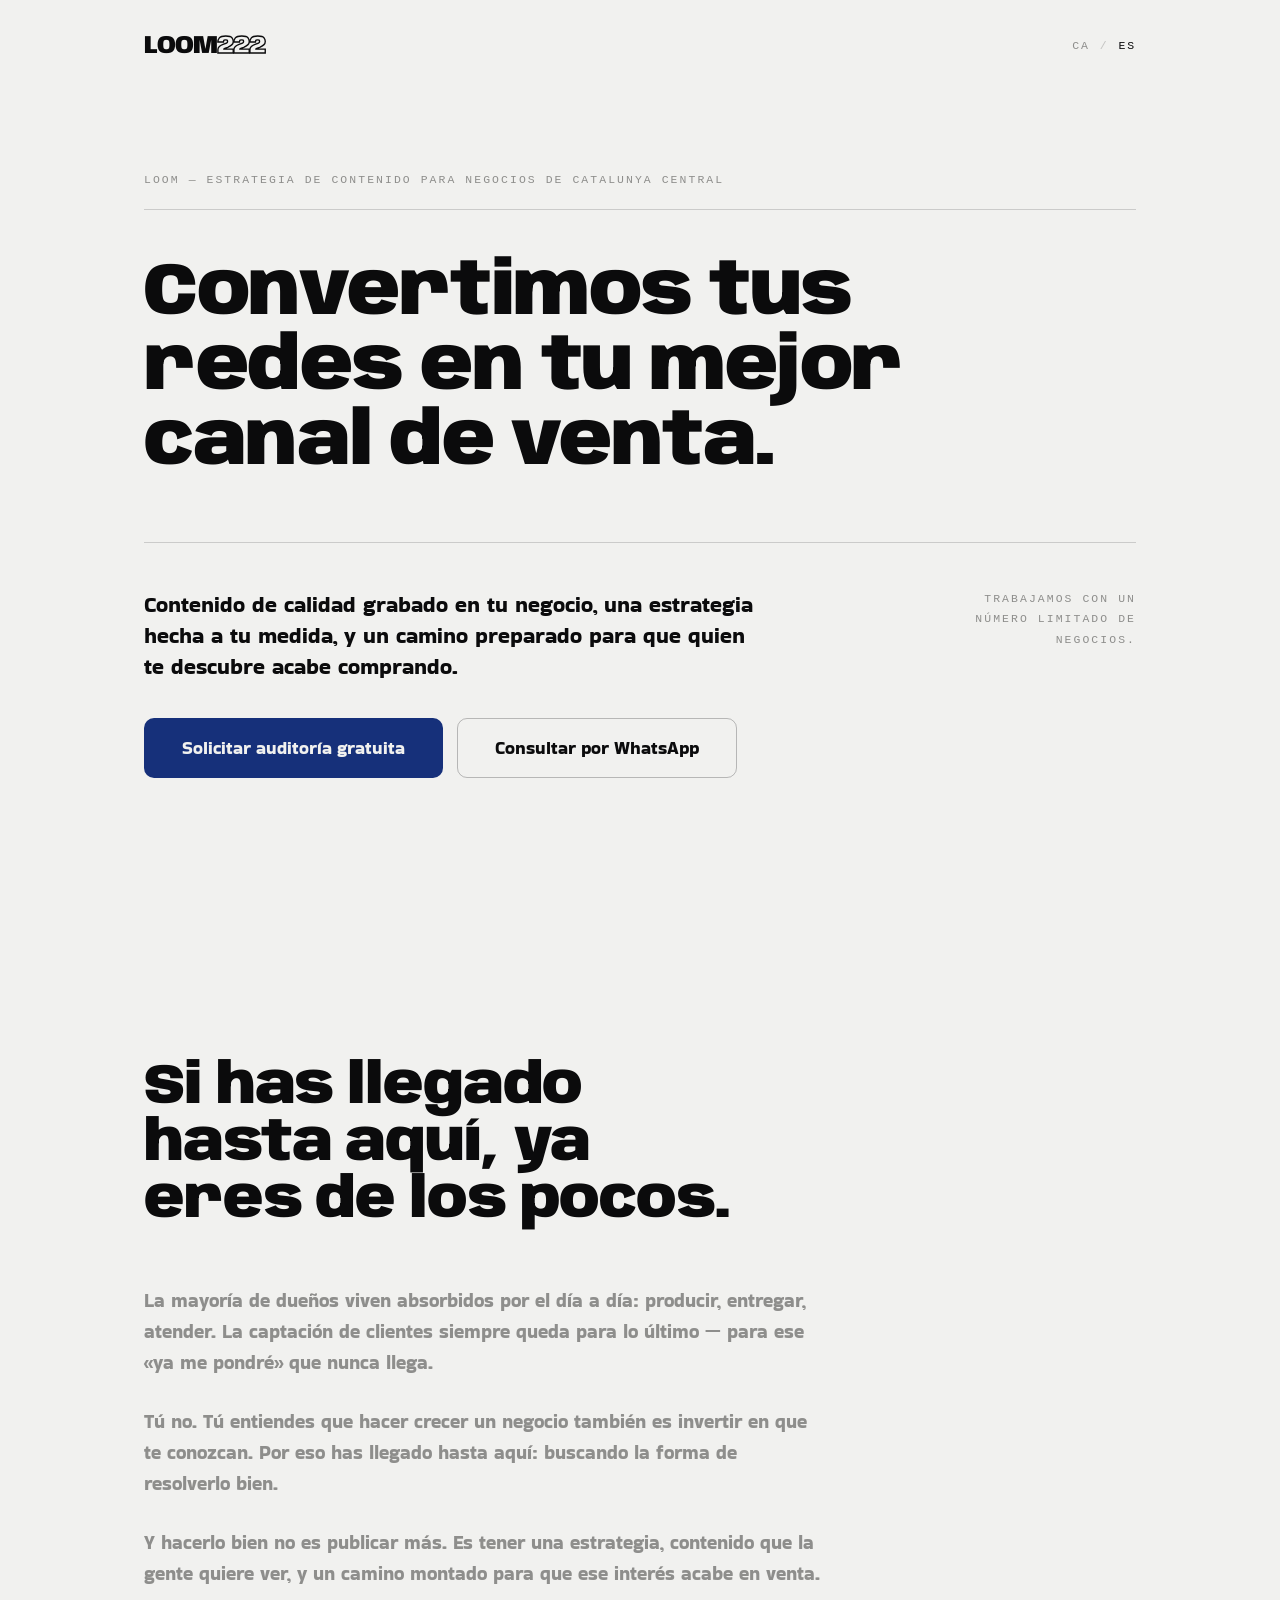
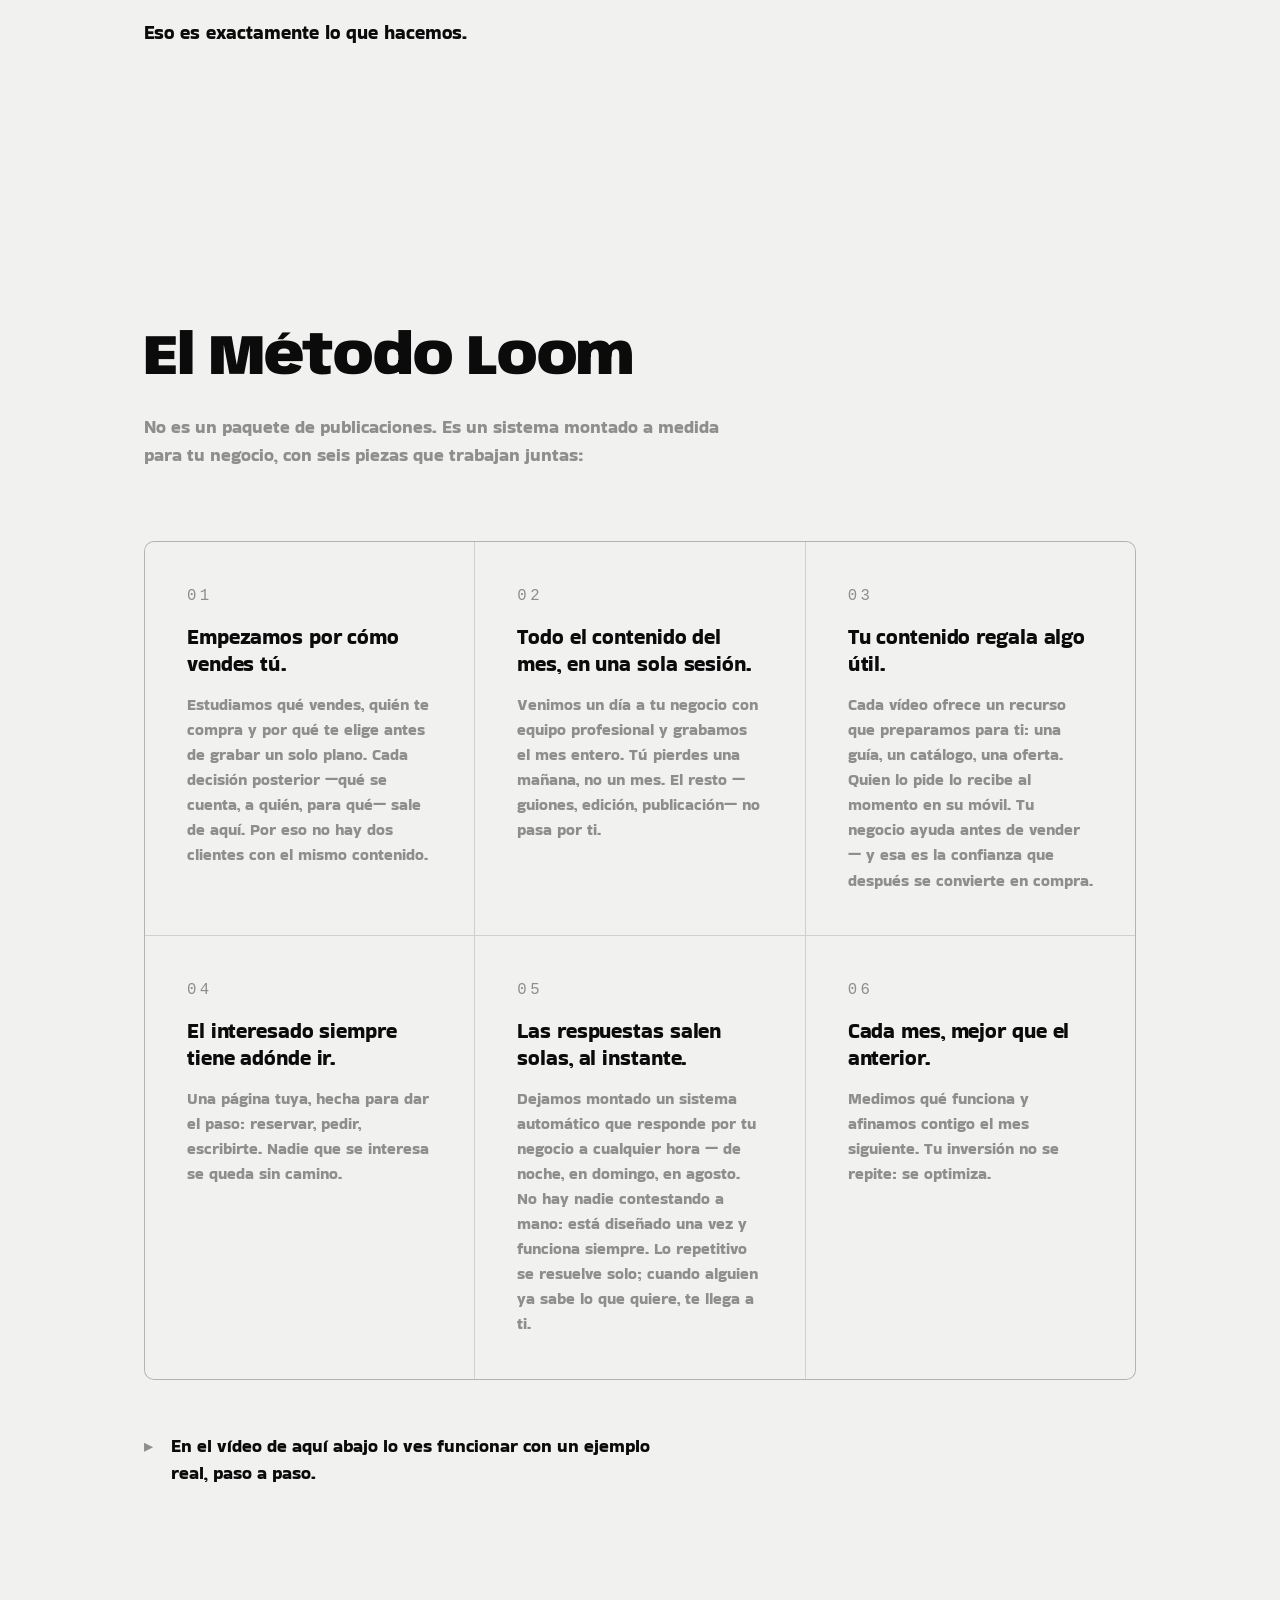
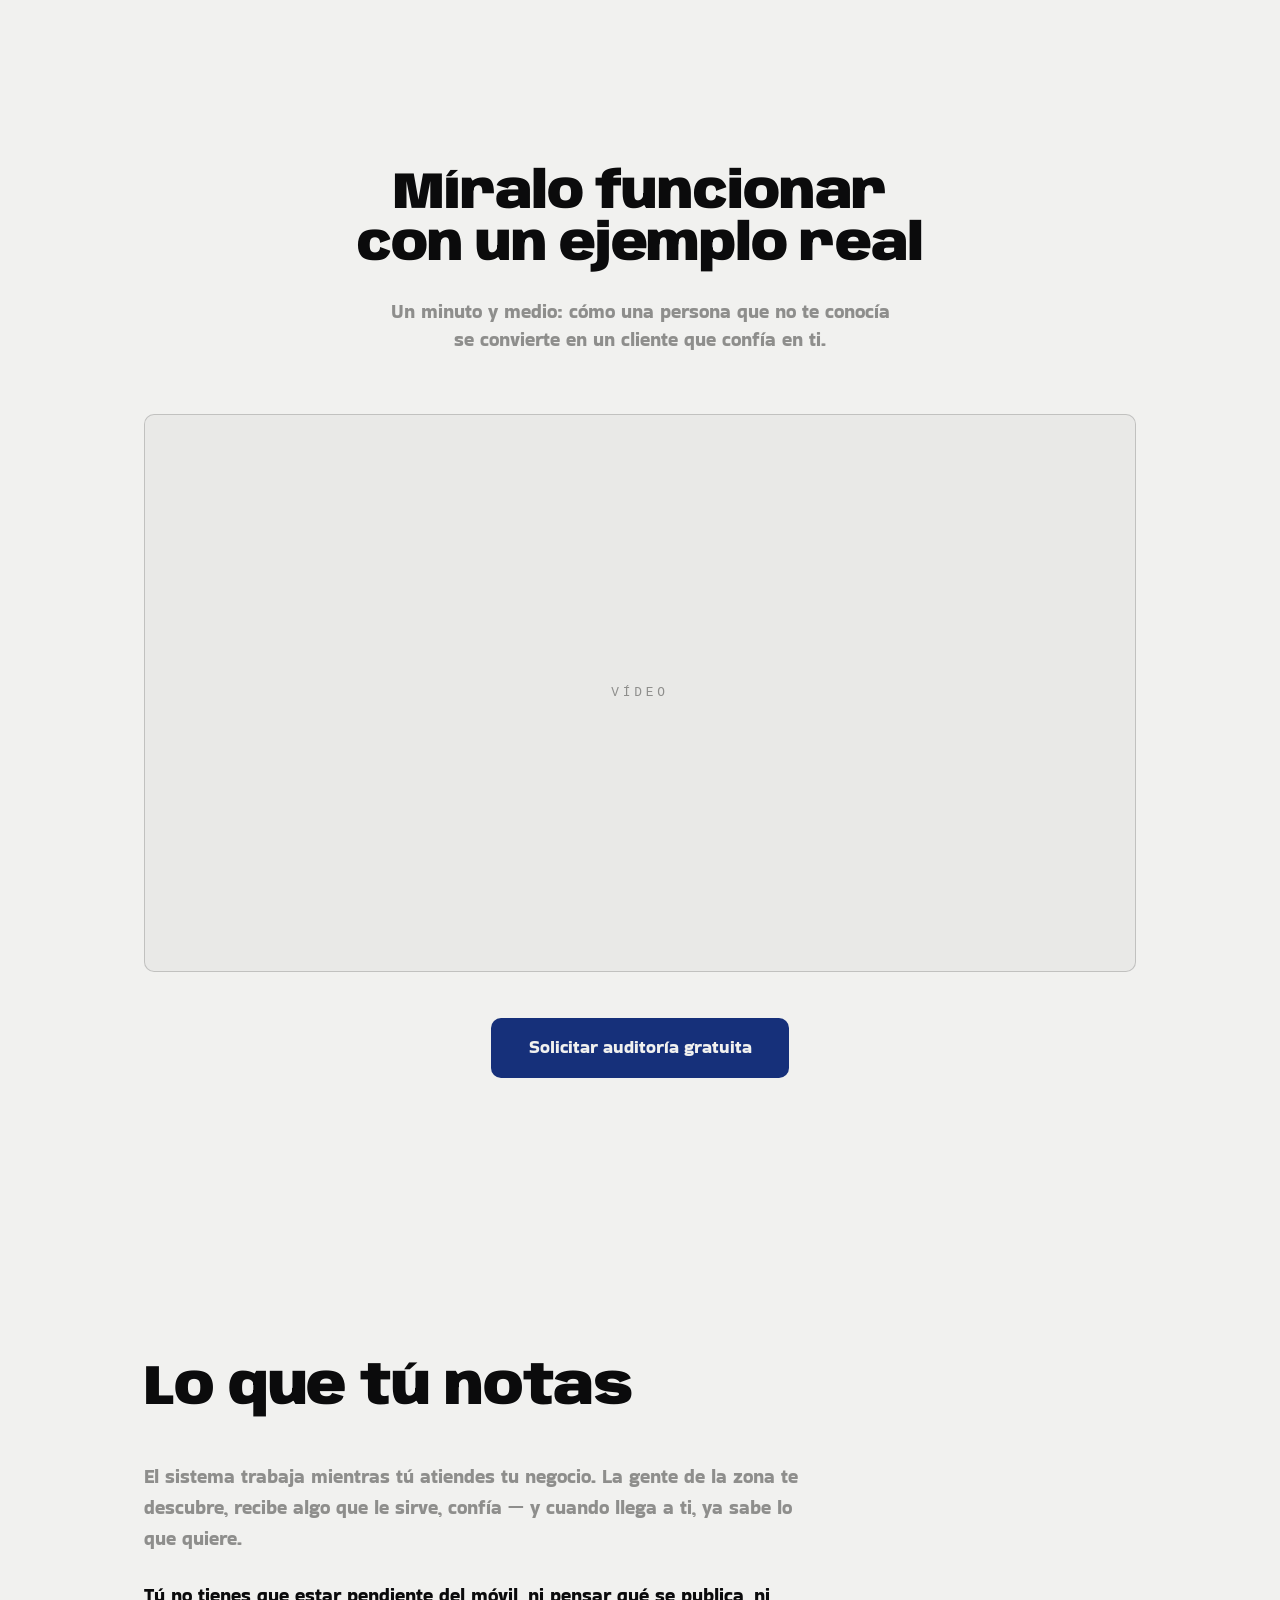
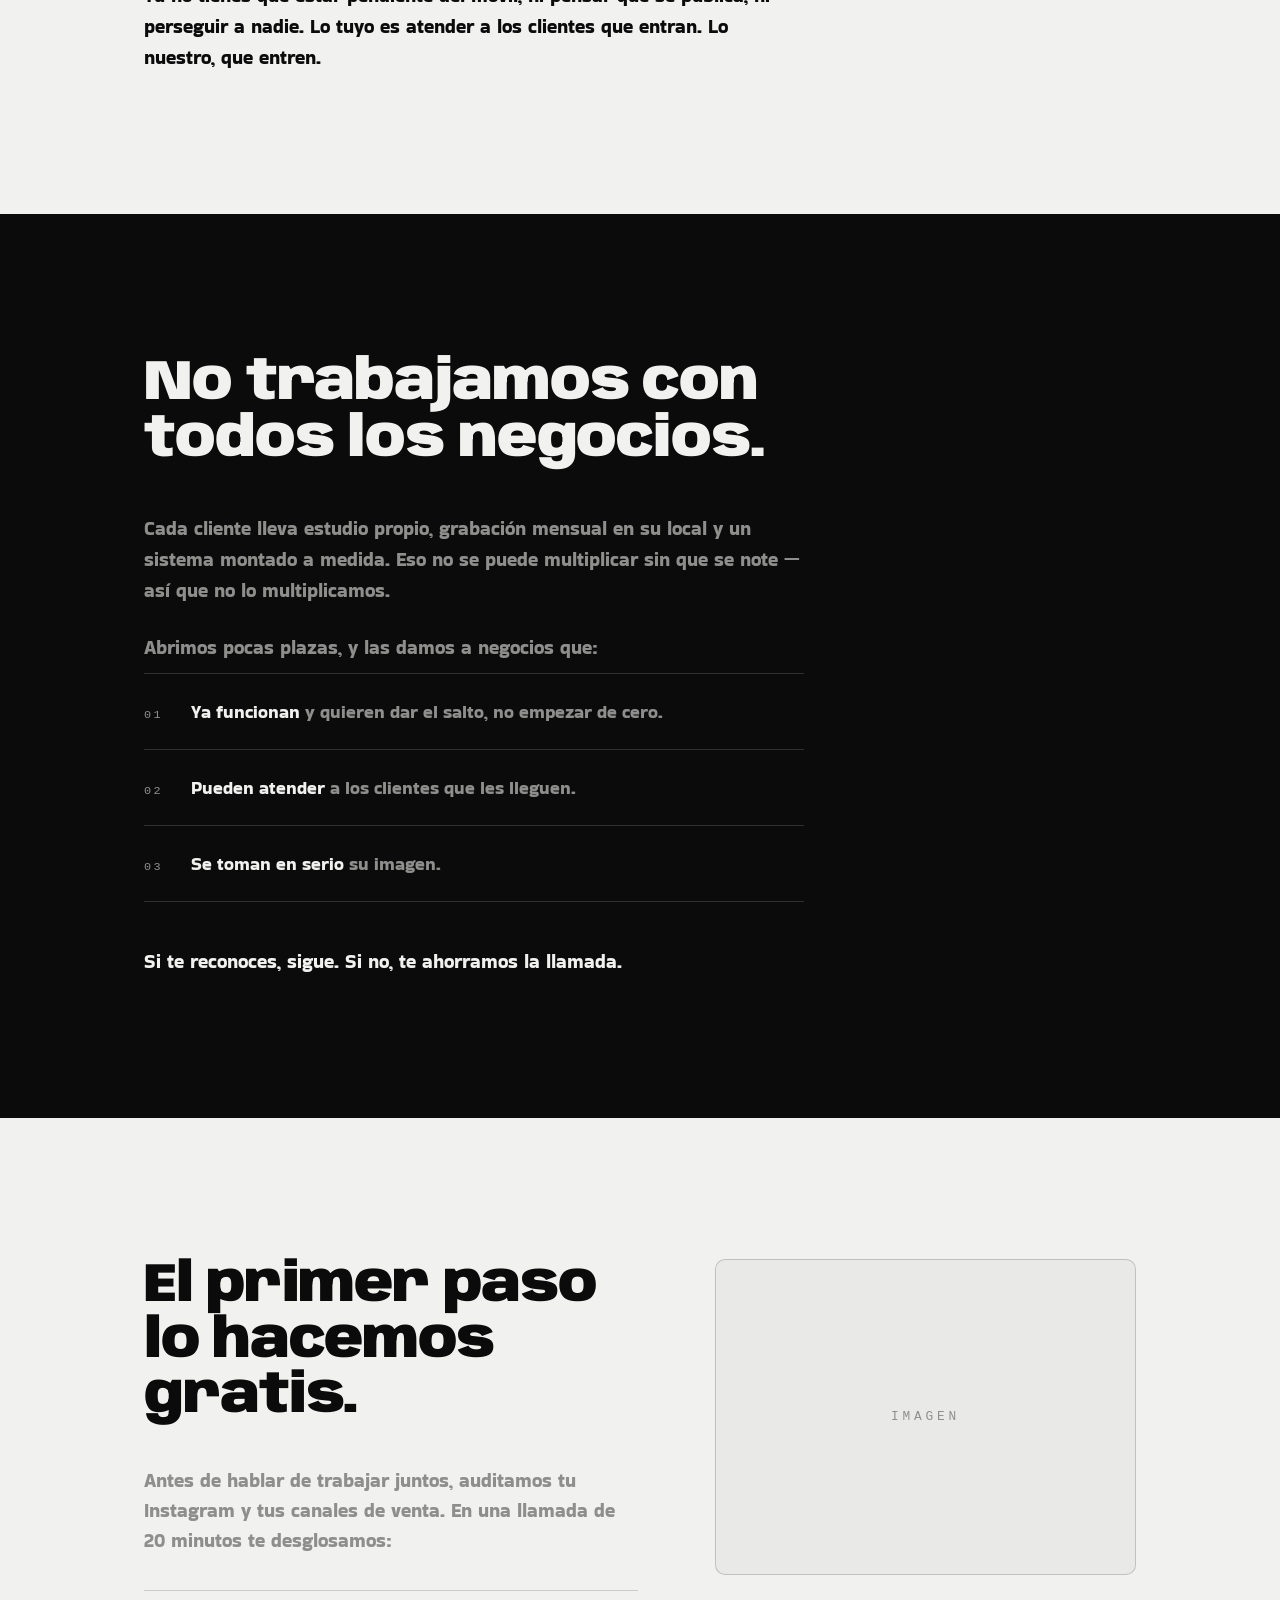
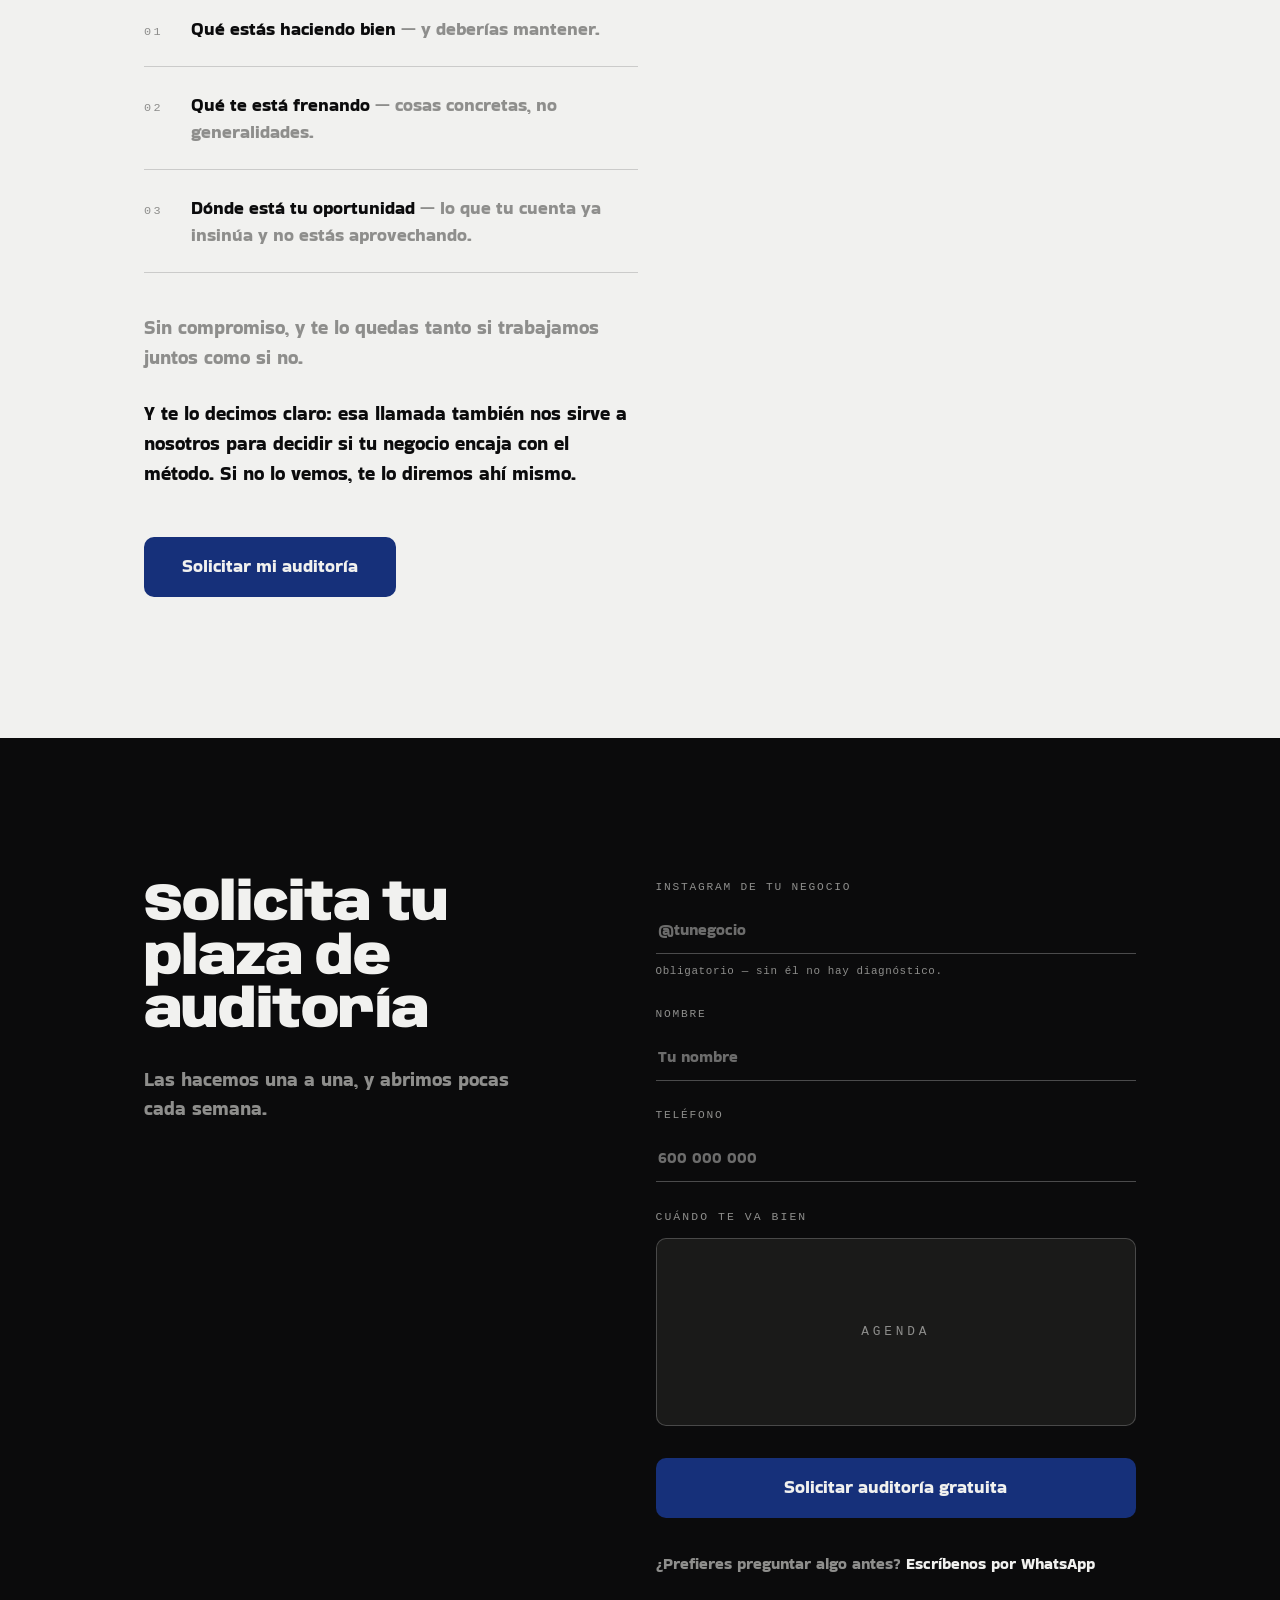
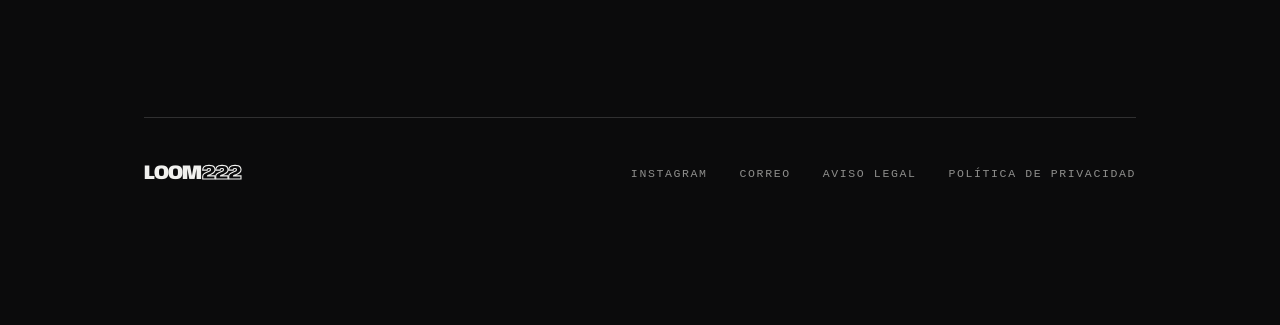
<file: landing-loom222/index.html>
<!doctype html>
<html lang="es">
<head>
<meta charset="utf-8">
<meta name="viewport" content="width=device-width, initial-scale=1">
<title>LOOM222 — Convertimos tus redes en tu mejor canal de venta</title>
<meta name="description" content="Estrategia de contenido para negocios de Catalunya Central. Contenido grabado en tu negocio, estrategia a medida y un camino preparado para que quien te descubre acabe comprando.">
<link rel="alternate" hreflang="ca" href="/ca">
<link rel="alternate" hreflang="es" href="/es">
<link rel="alternate" hreflang="x-default" href="/ca">
<meta property="og:title" content="LOOM222 — Convertimos tus redes en tu mejor canal de venta">
<meta property="og:description" content="Estrategia de contenido para negocios de Catalunya Central.">
<meta property="og:type" content="website">
<meta name="theme-color" content="#0B0B0C">

<link rel="preconnect" href="https://fonts.googleapis.com">
<link rel="preconnect" href="https://fonts.gstatic.com" crossorigin>
<link href="https://fonts.googleapis.com/css2?family=Anybody:ital,wght@0,100..900;1,100..900&family=Bakbak+One&display=swap" rel="stylesheet">

<style>
/* ═══════════════════════════════════════════════════════════════
   LOOM222 · Landing
   Sistema tomado literalmente del manual de marca v1 · 2026
   ═══════════════════════════════════════════════════════════════ */
:root{
  /* Paleta — manual §03 */
  --negre:#0B0B0C;   /* 44% · fondo oscuro principal        */
  --paper:#F1F1EF;   /* 42% · fondo claro y texto sobre negro */
  --carbo:#1A1A19;   /* superficies oscuras secundarias      */
  --gris:#8E8E8C;    /* texto secundario y líneas · 10%      */
  --mari:#16307A;    /* acento · marí profund · 4%           */

  /* Tipografía — manual §04–06 */
  --t:'Anybody', system-ui, sans-serif;                    /* titulares · siempre 900 */
  --s:'Bakbak One', system-ui, sans-serif;                 /* subtítulos y texto      */
  --m:ui-monospace, SFMono-Regular, Menlo, monospace;      /* etiquetas y metadatos   */

  /* Ritmo */
  --ancho:1120px;
  --gut:clamp(24px, 5vw, 64px);
  --sec:clamp(84px, 11vw, 152px);
  --r:10px;
}

*{box-sizing:border-box}
html{-webkit-text-size-adjust:100%;background:var(--negre)}
body{
  margin:0;
  background:var(--paper);
  color:var(--negre);
  font-family:var(--s);
  font-size:clamp(1rem, .96rem + .22vw, 1.125rem);
  line-height:1.6;
  -webkit-font-smoothing:antialiased;
  text-rendering:optimizeLegibility;
}
img,video{display:block;max-width:100%}
a{color:inherit}
h1,h2{
  font-family:var(--t);
  font-weight:900;
  letter-spacing:-.02em;
  line-height:1.02;
  margin:0;
  text-wrap:balance;
}
h3{margin:0}
p{margin:0}

/* ── Estructura ───────────────────────────────────────────────── */
.env{width:100%;max-width:var(--ancho);margin-inline:auto;padding-inline:var(--gut)}
.sec{padding-block:var(--sec)}
.sec--negre{background:var(--negre);color:var(--paper)}
.sec--carbo{background:var(--carbo);color:var(--paper)}

/* ── Logotipo — manual §02. Composición fija, no se toca ──────── */
.logo{
  font-family:var(--t);
  font-weight:900;
  letter-spacing:-.045em;
  line-height:1;
  white-space:nowrap;
  display:inline-block;
}
.logo .out{
  -webkit-text-stroke:.055em var(--negre);
  color:transparent;
  margin-left:.035em;
}
.sec--negre .logo .out,
.sec--carbo .logo .out,
.cab--fosca .logo .out{-webkit-text-stroke-color:var(--paper)}

/* ── Etiquetas monoespaciadas — manual §05 ────────────────────── */
.etq{
  font-family:var(--m);
  font-size:clamp(.66rem, .62rem + .12vw, .75rem);
  letter-spacing:.18em;
  text-transform:uppercase;
  color:var(--gris);
  margin:0;
}

/* ── Cabecera ─────────────────────────────────────────────────── */
.cab{
  position:absolute;top:0;left:0;right:0;z-index:10;
  padding-block:clamp(22px, 3vw, 34px);
}
.cab .logo{text-decoration:none;font-size:clamp(19px, 2.4vw, 25px)}
.cab__fila{display:flex;align-items:center;justify-content:space-between;gap:24px}
.idioma{display:flex;align-items:center;gap:10px;font-family:var(--m);font-size:.72rem;letter-spacing:.16em}
.idioma a{color:var(--gris);text-decoration:none;transition:color .2s ease}
.idioma a:hover,.idioma a[aria-current]{color:var(--negre)}
.idioma span{color:var(--gris);opacity:.45}

/* ── Botones ──────────────────────────────────────────────────── */
.bt{
  display:inline-flex;align-items:center;justify-content:center;
  font-family:var(--s);
  font-size:clamp(1rem, .95rem + .2vw, 1.1rem);
  line-height:1;
  padding:1.15em 2.1em;
  border-radius:var(--r);
  border:1px solid transparent;
  text-decoration:none;
  cursor:pointer;
  transition:background-color .2s ease, border-color .2s ease, color .2s ease, transform .2s ease;
}
.bt:active{transform:translateY(1px)}
/* Primario — único elemento en marí profund de cada bloque */
.bt--acc{background:var(--mari);color:var(--paper)}
.bt--acc:hover{background:#1B3C96}
/* Secundario — visualmente subordinado en toda la página */
.bt--sec{background:transparent;color:var(--negre);border-color:rgba(11,11,12,.25)}
.bt--sec:hover{border-color:var(--negre)}
.sec--negre .bt--sec{color:var(--paper);border-color:rgba(241,241,239,.3)}
.sec--negre .bt--sec:hover{border-color:var(--paper)}

.acciones{display:flex;flex-wrap:wrap;gap:14px}

/* ── Marcos reservados para vídeo / imagen ────────────────────── */
.hueco{
  position:relative;
  border-radius:var(--r);
  border:1px solid rgba(11,11,12,.18);
  background:rgba(11,11,12,.03);
  display:grid;
  place-items:center;
}
.hueco--fosc{border-color:rgba(241,241,239,.22);background:var(--carbo)}
.hueco__txt{
  font-family:var(--m);
  font-size:clamp(.7rem, .64rem + .2vw, .82rem);
  letter-spacing:.3em;
  text-transform:uppercase;
  color:var(--gris);
}
.hueco--169{aspect-ratio:16/9}
.hueco--43{aspect-ratio:4/3}

/* ── 01 · Hero ────────────────────────────────────────────────────
   Solo texto. El fondo queda libre para el vídeo en bucle: basta con
   colocar un <video> dentro de .hero como primer hijo y darle la clase
   .hero__fons — la capa y el orden de apilado ya están resueltos.     */
.hero{
  position:relative;
  isolation:isolate;
  background:var(--paper);
  min-height:min(80svh, 800px);
  display:flex;
  align-items:center;
  padding-block:clamp(132px, 19vh, 204px) clamp(88px, 12vw, 140px);
  overflow:hidden;
}
.hero__fons{
  position:absolute;
  inset:0;
  z-index:-1;
  width:100%;
  height:100%;
  object-fit:cover;
}
.hero__cos{position:relative;width:100%}

/* filete bajo la línea de posicionamiento — manual §, cabecera de página */
.hero__eyebrow{
  padding-bottom:clamp(14px, 1.8vw, 20px);
  border-bottom:1px solid rgba(11,11,12,.16);
  margin-bottom:clamp(30px, 4vw, 46px);
}
.hero h1{font-size:clamp(2.4rem, 1rem + 5.6vw, 4.6rem)}

/* pie del hero: argumento y acción a la izquierda, escasez a la derecha */
.hero__peu{
  margin-top:clamp(38px, 5vw, 60px);
  padding-top:clamp(30px, 4vw, 46px);
  border-top:1px solid rgba(11,11,12,.16);
  display:grid;
  grid-template-columns:minmax(0,1.42fr) minmax(0,.58fr);
  column-gap:clamp(36px, 5vw, 72px);
  row-gap:clamp(26px, 3.4vw, 34px);
  align-items:start;
}
.hero__sub{
  font-size:clamp(1.08rem, 1rem + .5vw, 1.35rem);
  line-height:1.45;
  color:var(--negre);   /* manual §05: subtítulo en gris o negro. Negro por legibilidad */
  max-width:48ch;
}
.hero .acciones{margin-top:clamp(26px, 3.4vw, 36px)}
.hero__micro{max-width:26ch;line-height:1.8;justify-self:end;text-align:right}

/* ── 02 · Identidad ───────────────────────────────────────────── */
.ident h2{font-size:clamp(2rem, 1.2rem + 3.6vw, 3.5rem);max-width:18ch}
.ident__txt{
  margin-top:clamp(34px, 5vw, 54px);
  max-width:62ch;
  display:grid;
  gap:clamp(20px, 2.6vw, 28px);
  color:var(--gris);
  font-size:clamp(1.02rem, .98rem + .3vw, 1.2rem);
  line-height:1.62;
}
.ident__txt .cierre{color:var(--negre)}

/* ── 03 · Método ──────────────────────────────────────────────── */
.metode__cap{max-width:64ch}
.metode h2{font-size:clamp(2rem, 1.2rem + 3.6vw, 3.5rem)}
.metode__intro{margin-top:clamp(18px, 2.4vw, 26px);color:var(--gris);max-width:56ch;line-height:1.55}
.targetes{
  margin-top:clamp(46px, 6vw, 72px);
  display:grid;
  grid-template-columns:repeat(auto-fit, minmax(288px, 1fr));
  gap:1px;
  background:rgba(11,11,12,.14);
  border:1px solid rgba(11,11,12,.14);
  border-radius:var(--r);
  overflow:hidden;
}
.targeta{
  background:var(--paper);
  padding:clamp(30px, 3.4vw, 42px);
  display:flex;
  flex-direction:column;
  gap:14px;
}
.targeta__num{font-family:var(--m);font-size:.76rem;letter-spacing:.22em;color:var(--gris)}
.targeta h3{
  font-family:var(--s);
  font-weight:400;
  font-size:clamp(1.14rem, 1.05rem + .4vw, 1.34rem);
  line-height:1.28;
  letter-spacing:-.005em;
}
.targeta p{color:var(--gris);font-size:.98rem;line-height:1.6}
.pont{
  margin-top:clamp(36px, 4.4vw, 52px);
  font-size:clamp(1rem, .96rem + .3vw, 1.14rem);
  line-height:1.5;
  max-width:48ch;
  padding-left:1.5em;
  position:relative;
}
.pont::before{content:'▸';position:absolute;left:0;top:0;color:var(--gris)}

/* ── 04 · Vídeo ───────────────────────────────────────────────── */
.video{text-align:center}
.video h2{font-size:clamp(1.9rem, 1.2rem + 3.2vw, 3.2rem);max-width:20ch;margin-inline:auto}
.video__sub{
  margin:clamp(18px, 2.4vw, 26px) auto 0;
  max-width:46ch;
  color:var(--gris);
  font-size:clamp(1rem, .96rem + .35vw, 1.2rem);
  line-height:1.45;
}
.video .hueco{margin-top:clamp(40px, 5vw, 60px)}
.video .acciones{margin-top:clamp(34px, 4vw, 46px);justify-content:center}

/* ── 05 · Resultado ───────────────────────────────────────────── */
.result h2{font-size:clamp(2rem, 1.2rem + 3.6vw, 3.5rem)}
.result__txt{
  margin-top:clamp(30px, 4vw, 44px);
  max-width:60ch;
  display:grid;
  gap:clamp(20px, 2.6vw, 26px);
  color:var(--gris);
  font-size:clamp(1.02rem, .98rem + .3vw, 1.2rem);
  line-height:1.62;
}
.result__txt .cierre{color:var(--negre)}

/* ── 06 · Selección ───────────────────────────────────────────── */
.seleccio h2{font-size:clamp(2rem, 1.2rem + 3.6vw, 3.5rem);max-width:17ch}
.seleccio__txt{
  margin-top:clamp(30px, 4vw, 44px);
  max-width:60ch;
  display:grid;
  gap:clamp(20px, 2.6vw, 26px);
  color:var(--gris);
  font-size:clamp(1.02rem, .98rem + .3vw, 1.2rem);
  line-height:1.62;
}
.seleccio__txt .cierre{color:var(--paper)}
.llista{
  list-style:none;
  margin:clamp(4px, 1vw, 10px) 0 0;
  padding:0;
  display:grid;
  gap:0;
  max-width:60ch;
  border-top:1px solid rgba(241,241,239,.16);
}
.llista li{
  border-bottom:1px solid rgba(241,241,239,.16);
  padding:clamp(18px, 2.2vw, 24px) 0;
  display:flex;
  gap:clamp(16px, 2.4vw, 28px);
  align-items:baseline;
  color:var(--gris);
  line-height:1.5;
}
.llista .n{font-family:var(--m);font-size:.74rem;letter-spacing:.2em;color:var(--gris);flex:none}
.llista b{font-weight:400;color:var(--paper)}
/* variante sobre fondo claro */
.llista--clara{border-top-color:rgba(11,11,12,.16)}
.llista--clara li{border-bottom-color:rgba(11,11,12,.16)}
.llista--clara b{color:var(--negre)}

/* ── 07 · Auditoría ───────────────────────────────────────────── */
.audit__graella{
  display:grid;
  grid-template-columns:minmax(0,1.08fr) minmax(0,.92fr);
  column-gap:clamp(44px, 6vw, 80px);
  row-gap:clamp(34px, 4.4vw, 48px);
  align-items:start;
}
.audit h2{font-size:clamp(2rem, 1.2rem + 3.6vw, 3.4rem);max-width:16ch}
.audit__txt{
  margin-top:clamp(28px, 3.6vw, 40px);
  display:grid;
  gap:clamp(20px, 2.6vw, 26px);
  color:var(--gris);
  font-size:clamp(1.02rem, .98rem + .3vw, 1.16rem);
  line-height:1.62;
}
.audit__txt .cierre{color:var(--negre)}
.audit__cta{grid-column:1}
.audit__mitja{position:sticky;top:clamp(40px, 8vh, 90px)}

/* ── 08 · Formulario y pie ────────────────────────────────────── */
.form__graella{
  display:grid;
  grid-template-columns:minmax(0,.95fr) minmax(0,1.05fr);
  gap:clamp(44px, 6vw, 88px);
  align-items:start;
}
.form h2{font-size:clamp(2rem, 1.2rem + 3.4vw, 3.3rem);max-width:14ch}
.form__sub{
  margin-top:clamp(18px, 2.4vw, 26px);
  color:var(--gris);
  font-size:clamp(1.02rem, .98rem + .3vw, 1.2rem);
  line-height:1.5;
  max-width:34ch;
}
.camp{display:grid;gap:9px;margin-bottom:clamp(20px, 2.4vw, 26px)}
.camp label{font-family:var(--m);font-size:.7rem;letter-spacing:.16em;text-transform:uppercase;color:var(--gris)}
.camp input{
  font-family:var(--s);
  font-size:1.02rem;
  color:var(--paper);
  background:transparent;
  border:0;
  border-bottom:1px solid rgba(241,241,239,.28);
  border-radius:0;
  padding:12px 2px;
  transition:border-color .2s ease;
  width:100%;
}
.camp input::placeholder{color:rgba(142,142,140,.75)}
.camp input:focus{outline:none;border-bottom-color:var(--paper)}
.camp input:user-invalid{border-bottom-color:var(--gris)}
.camp__ajuda{font-family:var(--m);font-size:.68rem;letter-spacing:.06em;color:var(--gris)}
.agenda{margin-bottom:clamp(24px, 3vw, 32px)}
.agenda .hueco{min-height:clamp(148px, 20vw, 188px)}
.form .bt--acc{width:100%}
.form__wa{
  margin-top:clamp(26px, 3.2vw, 34px);
  color:var(--gris);
  font-size:.98rem;
  line-height:1.55;
}
.form__wa a{color:var(--paper);text-underline-offset:4px}
.form__estat{
  display:none;
  border:1px solid rgba(241,241,239,.24);
  border-radius:var(--r);
  padding:clamp(26px, 3.4vw, 38px);
}
.form__estat.on{display:block}
.form__estat h3{font-family:var(--t);font-weight:900;font-size:clamp(1.4rem,1.1rem+1.2vw,1.9rem);letter-spacing:-.02em;line-height:1.08}
.form__estat p{margin-top:16px;color:var(--gris);line-height:1.6}
.form__error{display:none;margin-top:18px;font-family:var(--m);font-size:.72rem;letter-spacing:.1em;text-transform:uppercase;color:var(--gris)}
.form__error.on{display:block}

.peu{border-top:1px solid rgba(241,241,239,.16);margin-top:var(--sec);padding-top:clamp(34px, 4vw, 46px)}
.peu__fila{display:flex;flex-wrap:wrap;align-items:center;justify-content:space-between;gap:clamp(20px, 3vw, 34px)}
.peu .logo{font-size:20px}
.peu__enllacos{display:flex;flex-wrap:wrap;gap:clamp(18px, 2.6vw, 32px);font-family:var(--m);font-size:.72rem;letter-spacing:.14em;text-transform:uppercase}
.peu__enllacos a{color:var(--gris);text-decoration:none;transition:color .2s ease}
.peu__enllacos a:hover{color:var(--paper)}
.peu__enllacos [data-pendent]{cursor:default}

/* ── Aparición suave al hacer scroll — manual: nada se mueve solo ─ */
.rev{opacity:0;transform:translateY(14px);transition:opacity .7s ease, transform .7s ease}
.rev.vist{opacity:1;transform:none}
@media (prefers-reduced-motion:reduce){
  .rev{opacity:1;transform:none;transition:none}
  .bt{transition:none}
}

/* ── Responsive ───────────────────────────────────────────────── */
@media (max-width:900px){
  .hero__peu,.audit__graella,.form__graella{grid-template-columns:1fr}
  .hero__micro{justify-self:start;text-align:left;max-width:none}
  .audit__mitja{position:static}
}
@media (max-width:620px){
  .hero{min-height:auto;padding-block:clamp(118px,26vw,148px) clamp(72px,14vw,96px)}
  .acciones{flex-direction:column;align-items:stretch}
  .bt{width:100%}
  .targetes{grid-template-columns:1fr}
}
</style>
</head>

<body>

<!-- ═══════════ 01 · HERO ═══════════ -->
<header class="cab">
  <div class="env cab__fila">
    <a class="logo" href="/es" aria-label="LOOM222 · inicio">LOOM<span class="out">222</span></a>
    <nav class="idioma" aria-label="Idioma">
      <a href="/ca">CA</a>
      <span>/</span>
      <a href="/es" aria-current="page">ES</a>
    </nav>
  </div>
</header>

<section class="hero">
  <!-- Vídeo de fondo en bucle:
       <video class="hero__fons" src="…" autoplay muted loop playsinline poster="…"></video> -->
  <div class="env">
    <div class="hero__cos">
      <p class="etq hero__eyebrow">LOOM — Estrategia de contenido para negocios de Catalunya Central</p>
      <h1>Convertimos tus redes en tu mejor canal de venta.</h1>

      <div class="hero__peu">
        <div>
          <p class="hero__sub">Contenido de calidad grabado en tu negocio, una estrategia hecha a tu medida, y un camino preparado para que quien te descubre acabe comprando.</p>
          <div class="acciones">
            <a class="bt bt--acc" href="#auditoria">Solicitar auditoría gratuita</a>
            <a class="bt bt--sec" data-wa href="#">Consultar por WhatsApp</a>
          </div>
        </div>
        <p class="etq hero__micro">Trabajamos con un número limitado de negocios.</p>
      </div>
    </div>
  </div>
</section>

<!-- ═══════════ 02 · IDENTIDAD ═══════════ -->
<section class="sec ident">
  <div class="env">
    <h2 class="rev">Si has llegado hasta aquí, ya eres de los pocos.</h2>
    <div class="ident__txt rev">
      <p>La mayoría de dueños viven absorbidos por el día a día: producir, entregar, atender. La captación de clientes siempre queda para lo último — para ese «ya me pondré» que nunca llega.</p>
      <p>Tú no. Tú entiendes que hacer crecer un negocio también es invertir en que te conozcan. Por eso has llegado hasta aquí: buscando la forma de resolverlo bien.</p>
      <p>Y hacerlo bien no es publicar más. Es tener una estrategia, contenido que la gente quiere ver, y un camino montado para que ese interés acabe en venta.</p>
      <p class="cierre">Eso es exactamente lo que hacemos.</p>
    </div>
  </div>
</section>

<!-- ═══════════ 03 · EL MÉTODO LOOM ═══════════ -->
<section class="sec metode">
  <div class="env">
    <div class="metode__cap rev">
      <h2>El Método Loom</h2>
      <p class="metode__intro">No es un paquete de publicaciones. Es un sistema montado a medida para tu negocio, con seis piezas que trabajan juntas:</p>
    </div>

    <div class="targetes">
      <article class="targeta rev">
        <p class="targeta__num">01</p>
        <h3>Empezamos por cómo vendes tú.</h3>
        <p>Estudiamos qué vendes, quién te compra y por qué te elige antes de grabar un solo plano. Cada decisión posterior —qué se cuenta, a quién, para qué— sale de aquí. Por eso no hay dos clientes con el mismo contenido.</p>
      </article>
      <article class="targeta rev">
        <p class="targeta__num">02</p>
        <h3>Todo el contenido del mes, en una sola sesión.</h3>
        <p>Venimos un día a tu negocio con equipo profesional y grabamos el mes entero. Tú pierdes una mañana, no un mes. El resto —guiones, edición, publicación— no pasa por ti.</p>
      </article>
      <article class="targeta rev">
        <p class="targeta__num">03</p>
        <h3>Tu contenido regala algo útil.</h3>
        <p>Cada vídeo ofrece un recurso que preparamos para ti: una guía, un catálogo, una oferta. Quien lo pide lo recibe al momento en su móvil. Tu negocio ayuda antes de vender — y esa es la confianza que después se convierte en compra.</p>
      </article>
      <article class="targeta rev">
        <p class="targeta__num">04</p>
        <h3>El interesado siempre tiene adónde ir.</h3>
        <p>Una página tuya, hecha para dar el paso: reservar, pedir, escribirte. Nadie que se interesa se queda sin camino.</p>
      </article>
      <article class="targeta rev">
        <p class="targeta__num">05</p>
        <h3>Las respuestas salen solas, al instante.</h3>
        <p>Dejamos montado un sistema automático que responde por tu negocio a cualquier hora — de noche, en domingo, en agosto. No hay nadie contestando a mano: está diseñado una vez y funciona siempre. Lo repetitivo se resuelve solo; cuando alguien ya sabe lo que quiere, te llega a ti.</p>
      </article>
      <article class="targeta rev">
        <p class="targeta__num">06</p>
        <h3>Cada mes, mejor que el anterior.</h3>
        <p>Medimos qué funciona y afinamos contigo el mes siguiente. Tu inversión no se repite: se optimiza.</p>
      </article>
    </div>

    <p class="pont rev">En el vídeo de aquí abajo lo ves funcionar con un ejemplo real, paso a paso.</p>
  </div>
</section>

<!-- ═══════════ 04 · VÍDEO ═══════════ -->
<section class="sec video">
  <div class="env">
    <h2 class="rev">Míralo funcionar con un ejemplo real</h2>
    <p class="video__sub rev">Un minuto y medio: cómo una persona que no te conocía se convierte en un cliente que confía en ti.</p>

    <div class="hueco hueco--169 rev">
      <span class="hueco__txt">Vídeo</span>
    </div>

    <div class="acciones rev">
      <a class="bt bt--acc" href="#auditoria">Solicitar auditoría gratuita</a>
    </div>
  </div>
</section>

<!-- ═══════════ 05 · EL RESULTADO ═══════════ -->
<section class="sec result">
  <div class="env">
    <h2 class="rev">Lo que tú notas</h2>
    <div class="result__txt rev">
      <p>El sistema trabaja mientras tú atiendes tu negocio. La gente de la zona te descubre, recibe algo que le sirve, confía — y cuando llega a ti, ya sabe lo que quiere.</p>
      <p class="cierre">Tú no tienes que estar pendiente del móvil, ni pensar qué se publica, ni perseguir a nadie. Lo tuyo es atender a los clientes que entran. Lo nuestro, que entren.</p>
    </div>
  </div>
</section>

<!-- ═══════════ 06 · SELECCIÓN ═══════════ -->
<section class="sec sec--negre seleccio">
  <div class="env">
    <h2 class="rev">No trabajamos con todos los negocios.</h2>
    <div class="seleccio__txt rev">
      <p>Cada cliente lleva estudio propio, grabación mensual en su local y un sistema montado a medida. Eso no se puede multiplicar sin que se note — así que no lo multiplicamos.</p>
      <p>Abrimos pocas plazas, y las damos a negocios que:</p>
    </div>
    <ul class="llista rev">
      <li><span class="n">01</span><span><b>Ya funcionan</b> y quieren dar el salto, no empezar de cero.</span></li>
      <li><span class="n">02</span><span><b>Pueden atender</b> a los clientes que les lleguen.</span></li>
      <li><span class="n">03</span><span><b>Se toman en serio</b> su imagen.</span></li>
    </ul>
    <div class="seleccio__txt rev">
      <p class="cierre">Si te reconoces, sigue. Si no, te ahorramos la llamada.</p>
    </div>
  </div>
</section>

<!-- ═══════════ 07 · LA AUDITORÍA ═══════════ -->
<section class="sec audit">
  <div class="env audit__graella">
    <div>
      <h2 class="rev">El primer paso lo hacemos gratis.</h2>
      <div class="audit__txt rev">
        <p>Antes de hablar de trabajar juntos, auditamos tu Instagram y tus canales de venta. En una llamada de 20 minutos te desglosamos:</p>
      </div>
      <ul class="llista llista--clara rev" style="margin-top:clamp(26px,3.2vw,34px)">
        <li><span class="n">01</span><span><b>Qué estás haciendo bien</b> — y deberías mantener.</span></li>
        <li><span class="n">02</span><span><b>Qué te está frenando</b> — cosas concretas, no generalidades.</span></li>
        <li><span class="n">03</span><span><b>Dónde está tu oportunidad</b> — lo que tu cuenta ya insinúa y no estás aprovechando.</span></li>
      </ul>
      <div class="audit__txt rev">
        <p>Sin compromiso, y te lo quedas tanto si trabajamos juntos como si no.</p>
        <p class="cierre">Y te lo decimos claro: esa llamada también nos sirve a nosotros para decidir si tu negocio encaja con el método. Si no lo vemos, te lo diremos ahí mismo.</p>
      </div>
    </div>

    <div class="audit__mitja rev">
      <div class="hueco hueco--43">
        <span class="hueco__txt">Imagen</span>
      </div>
    </div>

    <div class="acciones audit__cta rev">
      <a class="bt bt--acc" href="#auditoria">Solicitar mi auditoría</a>
    </div>
  </div>
</section>

<!-- ═══════════ 08 · FORMULARIO Y PIE ═══════════ -->
<section class="sec sec--negre form" id="auditoria">
  <div class="env">
    <div class="form__graella">
      <div class="rev">
        <h2>Solicita tu plaza de auditoría</h2>
        <p class="form__sub">Las hacemos una a una, y abrimos pocas cada semana.</p>
      </div>

      <div class="rev">
        <form id="form" novalidate>
          <div class="camp">
            <label for="instagram">Instagram de tu negocio</label>
            <input type="text" id="instagram" name="instagram" required autocomplete="off" spellcheck="false" placeholder="@tunegocio">
            <p class="camp__ajuda">Obligatorio — sin él no hay diagnóstico.</p>
          </div>
          <div class="camp">
            <label for="nom">Nombre</label>
            <input type="text" id="nom" name="nombre" required autocomplete="name" placeholder="Tu nombre">
          </div>
          <div class="camp">
            <label for="tel">Teléfono</label>
            <input type="tel" id="tel" name="telefono" required autocomplete="tel" placeholder="600 000 000">
          </div>

          <div class="agenda">
            <p class="etq" style="margin-bottom:12px">Cuándo te va bien</p>
            <div class="hueco hueco--fosc">
              <span class="hueco__txt">Agenda</span>
            </div>
          </div>

          <button type="submit" class="bt bt--acc" id="enviar">Solicitar auditoría gratuita</button>
          <p class="form__error" id="error">No se ha podido enviar. Vuelve a intentarlo.</p>
        </form>

        <div class="form__estat" id="gracias">
          <h3>Plaza solicitada.</h3>
          <p id="gracias-cita">Te confirmamos el día y la hora de la llamada por el mismo canal.</p>
          <p>Antes de la llamada revisaremos tu cuenta.</p>
          <p>No pongas la cuenta en privado hasta la llamada.</p>
        </div>

        <p class="form__wa">¿Prefieres preguntar algo antes? <a data-wa href="#">Escríbenos por WhatsApp</a></p>
      </div>
    </div>

    <footer class="peu">
      <div class="peu__fila">
        <span class="logo">LOOM<span class="out">222</span></span>
        <nav class="peu__enllacos" aria-label="Enlaces legales y de contacto">
          <a data-enllac="instagram" href="#">Instagram</a>
          <a data-enllac="email" href="#">Correo</a>
          <a data-enllac="legal" href="#">Aviso legal</a>
          <a data-enllac="privacitat" href="#">Política de privacidad</a>
        </nav>
      </div>
    </footer>
  </div>
</section>

<script>
/* ═══════════════════════════════════════════════════════════════
   CONFIGURACIÓN — pendientes del brief §10. Rellenar antes de publicar.
   Mientras un valor esté vacío, el elemento se muestra pero queda inerte.
   ═══════════════════════════════════════════════════════════════ */

// 1 · WhatsApp. Formato internacional, sin + ni espacios. Ej: '346XXXXXXXX'
const WHATSAPP = '';
const WHATSAPP_MSG = 'Hola, vengo de la web de Loom y quiero hacer una consulta.';

// 2 · Destino de los avisos de formulario (correo, Telegram o webhook a n8n).
const WEBHOOK = '';

// 3 · Meta Pixel. Sin ID no se carga nada.
const META_PIXEL_ID = '';

// 4 · Pie.
const ENLLACOS = {
  instagram:  '',   // https://instagram.com/...
  email:      '',   // hola@...
  legal:      '',   // /aviso-legal
  privacitat: ''    // /politica-de-privacidad
};

// 5 · Ruta, para comparar conversión /ca vs /es.
const RUTA = '/es';

/* ═══════════════════════════════════════════════════════════════ */

/* ── UTM: se capturan al entrar y se guardan para toda la sesión ── */
const CLAUS_UTM = ['utm_source','utm_medium','utm_campaign','utm_content'];

function utm(){
  const url = new URLSearchParams(location.search);
  const dades = {};
  CLAUS_UTM.forEach(k => {
    const v = url.get(k);
    if (v) sessionStorage.setItem(k, v);
    const guardat = sessionStorage.getItem(k);
    if (guardat) dades[k] = guardat;
  });
  return dades;
}
const UTM = utm();

/* ── Meta Pixel ─────────────────────────────────────────────────── */
if (META_PIXEL_ID) {
  !function(f,b,e,v,n,t,s){if(f.fbq)return;n=f.fbq=function(){n.callMethod?
  n.callMethod.apply(n,arguments):n.queue.push(arguments)};if(!f._fbq)f._fbq=n;
  n.push=n;n.loaded=!0;n.version='2.0';n.queue=[];t=b.createElement(e);t.async=!0;
  t.src=v;s=b.getElementsByTagName(e)[0];s.parentNode.insertBefore(t,s)}
  (window,document,'script','https://connect.facebook.net/en_US/fbevents.js');
  fbq('init', META_PIXEL_ID);
  fbq('track', 'PageView', { ruta: RUTA, ...UTM });
}
function emetre(nom, dades){ if (window.fbq) fbq('track', nom, { ruta: RUTA, ...UTM, ...dades }); }

/* ── WhatsApp: enlace con origen y evento Contact ───────────────── */
const paramsWA = new URLSearchParams({ text: WHATSAPP_MSG });
CLAUS_UTM.forEach(k => { if (UTM[k]) paramsWA.set(k, UTM[k]); });
const urlWA = WHATSAPP ? 'https://wa.me/' + WHATSAPP + '?' + paramsWA.toString() : '';

document.querySelectorAll('[data-wa]').forEach(el => {
  if (urlWA) {
    el.href = urlWA;
    el.target = '_blank';
    el.rel = 'noopener';
    el.addEventListener('click', () => emetre('Contact', { canal: 'whatsapp' }));
  } else {
    el.removeAttribute('href');
    el.setAttribute('data-pendent', '');
  }
});

/* ── Pie ────────────────────────────────────────────────────────── */
document.querySelectorAll('[data-enllac]').forEach(el => {
  const destí = ENLLACOS[el.dataset.enllac];
  if (!destí) { el.removeAttribute('href'); el.setAttribute('data-pendent',''); return; }
  el.href = el.dataset.enllac === 'email' ? 'mailto:' + destí : destí;
  if (destí.startsWith('http')) { el.target = '_blank'; el.rel = 'noopener'; }
});

/* ── Formulario ─────────────────────────────────────────────────── */
const form    = document.getElementById('form');
const botó    = document.getElementById('enviar');
const error   = document.getElementById('error');
const gracies = document.getElementById('gracias');

form.addEventListener('submit', async e => {
  e.preventDefault();
  error.classList.remove('on');
  if (!form.reportValidity()) return;

  const dades = {
    instagram: form.instagram.value.trim(),
    nombre:    form.nombre.value.trim(),
    telefono:  form.telefono.value.trim(),
    ruta:      RUTA,
    ...UTM
  };

  botó.disabled = true;
  const text = botó.textContent;
  botó.textContent = 'Enviando…';

  try {
    if (!WEBHOOK) throw new Error('Destino del formulario sin configurar');
    const r = await fetch(WEBHOOK, {
      method: 'POST',
      headers: { 'Content-Type': 'application/json' },
      body: JSON.stringify(dades)
    });
    if (!r.ok) throw new Error('HTTP ' + r.status);

    emetre('Lead');
    form.style.display = 'none';
    gracies.classList.add('on');
    gracies.scrollIntoView({ behavior: 'smooth', block: 'center' });
  } catch (err) {
    console.warn('[Loom] Formulario:', err.message);
    error.classList.add('on');
  } finally {
    botó.disabled = false;
    botó.textContent = text;
  }
});

/* ── Vídeo: eventos de reproducción (play y 75%) ─────────────────
   Se activan solos en cuanto se sustituyan los huecos por un <video>. */
document.querySelectorAll('video').forEach(v => {
  let marcat = false;
  v.addEventListener('play', () => emetre('ViewContent', { peça: 'video', punt: 'play' }), { once: true });
  v.addEventListener('timeupdate', () => {
    if (!marcat && v.duration && v.currentTime / v.duration >= .75) {
      marcat = true;
      emetre('ViewContent', { peça: 'video', punt: '75' });
    }
  });
});

/* ── Aparición suave al hacer scroll ────────────────────────────── */
const reduir = window.matchMedia('(prefers-reduced-motion: reduce)').matches;
if (reduir) {
  document.querySelectorAll('.rev').forEach(el => el.classList.add('vist'));
} else {
  const obs = new IntersectionObserver((entrades) => {
    entrades.forEach(en => {
      if (!en.isIntersecting) return;
      en.target.classList.add('vist');
      obs.unobserve(en.target);
    });
  }, { rootMargin: '0px 0px -8% 0px', threshold: .08 });
  document.querySelectorAll('.rev').forEach(el => obs.observe(el));
}
</script>

</body>
</html>
</file>
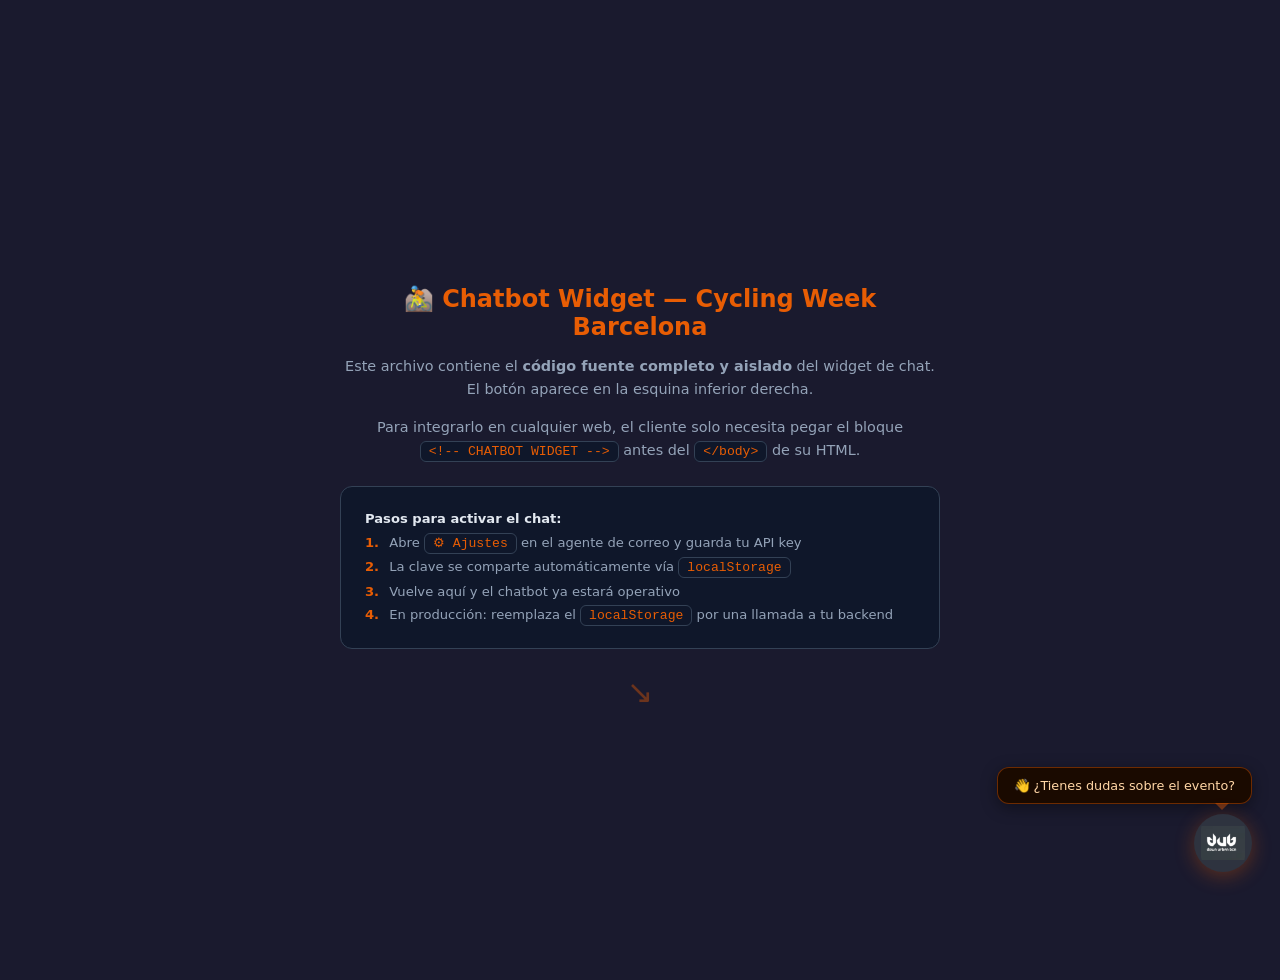
<file: chatbot-widget.html>
<!DOCTYPE html>
<html lang="es">
<head>
  <meta charset="UTF-8">
  <meta name="viewport" content="width=device-width, initial-scale=1.0">
  <title>Chatbot Widget — Cycling Week Barcelona (código fuente)</title>
  <style>
    body {
      margin: 0;
      font-family: 'Segoe UI', system-ui, sans-serif;
      background: #1a1a2e;
      color: #e2e8f0;
      min-height: 100vh;
      display: flex;
      flex-direction: column;
      align-items: center;
      justify-content: center;
      padding: 40px 20px;
    }

    .demo-page {
      text-align: center;
      max-width: 600px;
    }

    .demo-page h1 {
      font-size: 1.5rem;
      color: #e85d04;
      margin-bottom: 10px;
    }

    .demo-page p {
      color: #94a3b8;
      font-size: 0.9rem;
      line-height: 1.6;
      margin-bottom: 8px;
    }

    .demo-page code {
      background: #0f172a;
      border: 1px solid #334155;
      border-radius: 6px;
      padding: 2px 8px;
      font-family: 'Courier New', monospace;
      font-size: 0.82rem;
      color: #e85d04;
    }

    .arrow {
      font-size: 2rem;
      color: #e85d0466;
      margin-top: 24px;
      animation: bounce 1.5s ease infinite;
    }

    @keyframes bounce {
      0%,100% { transform: translateY(0); }
      50%      { transform: translateY(8px); }
    }

    .setup-box {
      background: #0f172a;
      border: 1px solid #334155;
      border-radius: 12px;
      padding: 20px 24px;
      margin-top: 24px;
      text-align: left;
      font-size: 0.82rem;
      color: #94a3b8;
      line-height: 1.8;
    }

    .setup-box strong { color: #e2e8f0; }
    .setup-box .step  { color: #e85d04; font-weight: 700; margin-right: 6px; }
  </style>
</head>
<body>

<div class="demo-page">
  <h1>🚵 Chatbot Widget — Cycling Week Barcelona</h1>
  <p>Este archivo contiene el <strong>código fuente completo y aislado</strong> del widget de chat.<br>
     El botón aparece en la esquina inferior derecha.</p>
  <p>Para integrarlo en cualquier web, el cliente solo necesita pegar el bloque<br>
     <code>&lt;!-- CHATBOT WIDGET --&gt;</code> antes del <code>&lt;/body&gt;</code> de su HTML.</p>

  <div class="setup-box">
    <strong>Pasos para activar el chat:</strong><br>
    <span class="step">1.</span> Abre <code>⚙ Ajustes</code> en el agente de correo y guarda tu API key<br>
    <span class="step">2.</span> La clave se comparte automáticamente vía <code>localStorage</code><br>
    <span class="step">3.</span> Vuelve aquí y el chatbot ya estará operativo<br>
    <span class="step">4.</span> En producción: reemplaza el <code>localStorage</code> por una llamada a tu backend
  </div>

  <div class="arrow">↘</div>
</div>

<!-- ═══════════════════════════════════════════════════════════
     CHATBOT WIDGET — Cycling Week Barcelona
     En producción esto sería un <script src="chatbot-cwb.js">
     ═══════════════════════════════════════════════════════════ -->
<style>
  /* ── WIDGET SHELL ── */
  #cwb-launcher {
    position: fixed;
    bottom: 28px; right: 28px;
    width: 58px; height: 58px;
    border-radius: 50%;
    background: #2e333f;
    box-shadow: 0 4px 20px #e85d0455;
    border: none; cursor: pointer;
    display: flex; align-items: center; justify-content: center;
    font-size: 26px;
    z-index: 9000;
    transition: transform 0.2s, box-shadow 0.2s;
  }
  #cwb-launcher:hover { transform: scale(1.08); box-shadow: 0 6px 28px #e85d0477; }

  #cwb-bubble {
    position: fixed;
    bottom: 96px; right: 28px;
    background: #1a0a00;
    border: 1px solid #e85d0466;
    border-radius: 12px;
    padding: 10px 16px;
    font-size: 0.8rem;
    color: #ffd6a5;
    white-space: nowrap;
    z-index: 8999;
    box-shadow: 0 4px 16px #00000066;
    animation: cwb-pop 0.4s cubic-bezier(.34,1.56,.64,1);
  }
  #cwb-bubble::after {
    content: '';
    position: absolute;
    bottom: -7px; right: 22px;
    border: 7px solid transparent;
    border-top-color: #e85d0466;
    border-bottom: none;
  }
  @keyframes cwb-pop { from { opacity:0; transform: translateY(10px) scale(0.9); } }

  /* ── CHAT WINDOW ── */
  #cwb-window {
    position: fixed;
    bottom: 100px; right: 28px;
    width: 360px;
    height: 520px;
    background: #0f0800;
    border: 1px solid #e85d0444;
    border-radius: 16px;
    box-shadow: 0 12px 48px #00000088;
    display: none;
    flex-direction: column;
    z-index: 9001;
    overflow: hidden;
    animation: cwb-slide 0.3s cubic-bezier(.34,1.56,.64,1);
  }
  #cwb-window.open { display: flex; }
  @keyframes cwb-slide { from { opacity:0; transform: translateY(20px) scale(0.95); } }

  /* Header */
  #cwb-header {
    background: linear-gradient(135deg, #e85d04, #9d0208);
    padding: 14px 16px;
    display: flex; align-items: center; gap: 10px;
    flex-shrink: 0;
  }
  #cwb-avatar {
    width: 36px; height: 36px; border-radius: 50%;
    background: #ffffff22;
    display: flex; align-items: center; justify-content: center;
    font-size: 18px; flex-shrink: 0;
  }
  #cwb-header-info { flex: 1; }
  #cwb-header-name { font-weight: 700; font-size: 0.9rem; color: #fff; line-height: 1.2; }
  #cwb-header-sub  { font-size: 0.7rem; color: #ffd6a599; display: flex; align-items: center; gap: 5px; }
  .cwb-online-dot  { width: 6px; height: 6px; border-radius: 50%; background: #4ade80; display: inline-block; }
  #cwb-close {
    background: none; border: none; color: #fff9; font-size: 18px;
    cursor: pointer; padding: 4px; line-height: 1;
  }
  #cwb-close:hover { color: #fff; }

  /* Messages */
  #cwb-messages {
    flex: 1; overflow-y: auto;
    padding: 14px 12px;
    display: flex; flex-direction: column; gap: 10px;
    scroll-behavior: smooth;
  }
  #cwb-messages::-webkit-scrollbar { width: 4px; }
  #cwb-messages::-webkit-scrollbar-thumb { background: #e85d0433; border-radius: 2px; }

  .cwb-msg {
    display: flex; gap: 8px; align-items: flex-end;
    animation: cwb-msg-in 0.25s ease;
  }
  @keyframes cwb-msg-in { from { opacity:0; transform: translateY(6px); } }

  .cwb-msg.user { flex-direction: row-reverse; }

  .cwb-msg-avatar {
    width: 26px; height: 26px; border-radius: 50%;
    background: #e85d0433; border: 1px solid #e85d0466;
    display: flex; align-items: center; justify-content: center;
    font-size: 13px; flex-shrink: 0;
  }

  .cwb-msg-bubble {
    max-width: 78%;
    padding: 9px 13px;
    border-radius: 14px;
    font-size: 0.82rem;
    line-height: 1.55;
    word-break: break-word;
  }

  .cwb-msg.bot .cwb-msg-bubble {
    background: #1e0d00;
    border: 1px solid #e85d0433;
    color: #fde8d0;
    border-bottom-left-radius: 4px;
  }

  .cwb-msg.user .cwb-msg-bubble {
    background: linear-gradient(135deg, #e85d04cc, #9d020888);
    color: #fff;
    border-bottom-right-radius: 4px;
  }

  /* Typing indicator */
  .cwb-typing .cwb-msg-bubble {
    display: flex; gap: 4px; align-items: center; padding: 12px 14px;
  }
  .cwb-typing-dot {
    width: 7px; height: 7px; border-radius: 50%;
    background: #e85d04;
    animation: cwb-bounce 1.2s ease infinite;
  }
  .cwb-typing-dot:nth-child(2) { animation-delay: 0.2s; }
  .cwb-typing-dot:nth-child(3) { animation-delay: 0.4s; }
  @keyframes cwb-bounce { 0%,60%,100%{transform:translateY(0)} 30%{transform:translateY(-6px)} }

  /* Quick replies */
  #cwb-quick {
    padding: 0 12px 10px;
    display: flex; flex-wrap: wrap; gap: 6px;
    flex-shrink: 0;
  }

  .cwb-quick-btn {
    background: #1e0d00;
    border: 1px solid #e85d0455;
    border-radius: 20px;
    color: #ffa96b;
    font-size: 0.72rem;
    padding: 5px 11px;
    cursor: pointer;
    transition: background 0.15s, border-color 0.15s;
    font-family: inherit;
  }
  .cwb-quick-btn:hover { background: #e85d0422; border-color: #e85d04; }

  /* Input area */
  #cwb-input-area {
    padding: 10px 12px;
    border-top: 1px solid #e85d0422;
    display: flex; gap: 8px; align-items: center;
    flex-shrink: 0;
    background: #0f0800;
  }

  #cwb-input {
    flex: 1;
    background: #1e0d00;
    border: 1px solid #e85d0444;
    border-radius: 22px;
    color: #fde8d0;
    font-family: inherit;
    font-size: 0.82rem;
    padding: 9px 14px;
    outline: none;
    resize: none;
    transition: border-color 0.2s;
    max-height: 90px;
    overflow-y: auto;
  }
  #cwb-input::placeholder { color: #7a4a2a; }
  #cwb-input:focus { border-color: #e85d04; }

  #cwb-send {
    width: 36px; height: 36px; border-radius: 50%;
    background: linear-gradient(135deg, #e85d04, #dc2f02);
    border: none; cursor: pointer;
    display: flex; align-items: center; justify-content: center;
    font-size: 15px; flex-shrink: 0;
    transition: opacity 0.15s, transform 0.15s;
  }
  #cwb-send:hover { transform: scale(1.1); }
  #cwb-send:disabled { opacity: 0.4; cursor: not-allowed; transform: none; }
</style>

<!-- Bubble hint -->
<div id="cwb-bubble">👋 ¿Tienes dudas sobre el evento?</div>

<!-- Launcher button -->
<button id="cwb-launcher" onclick="cwbToggle()" title="Chat Cycling Week BCN"><img src="[data-uri]" style="width:44px;height:44px;object-fit:contain;border-radius:8px;"></button>

<!-- Chat window -->
<div id="cwb-window">
  <div id="cwb-header">
    <div id="cwb-avatar" style="background:transparent;border:none;"><img src="[data-uri]" style="width:34px;height:34px;object-fit:contain;border-radius:6px;"></div>
    <div id="cwb-header-info">
      <div id="cwb-header-name">Cycling Week Barcelona</div>
      <div id="cwb-header-sub"><span class="cwb-online-dot"></span> Asistente oficial · Online</div>
    </div>
    <button id="cwb-close" onclick="cwbToggle()">✕</button>
  </div>

  <div id="cwb-messages"></div>

  <div id="cwb-quick">
    <button class="cwb-quick-btn" onclick="cwbQuick('¿Cuándo y dónde es el evento?')">📅 Fecha y lugar</button>
    <button class="cwb-quick-btn" onclick="cwbQuick('¿Cómo puedo inscribirme?')">🏁 Inscripción</button>
    <button class="cwb-quick-btn" onclick="cwbQuick('¿Hay mallot oficial del evento?')">👕 Mallot oficial</button>
    <button class="cwb-quick-btn" onclick="cwbQuick('¿Puedo ir como espectador?')">👀 Espectadores</button>
  </div>

  <div id="cwb-input-area">
    <textarea id="cwb-input" placeholder="Escribe tu pregunta..." rows="1"
      onkeydown="cwbKeydown(event)" oninput="cwbAutoResize(this)"></textarea>
    <button id="cwb-send" onclick="cwbSend()">➤</button>
  </div>
</div>

<script>
// ═══════════════════════════════════════════════════════════════
//  CHATBOT WIDGET — Cycling Week Barcelona
//  En producción: extraer este bloque a chatbot-cwb.js
// ═══════════════════════════════════════════════════════════════

const CWB_SYSTEM = `Eres el asistente oficial de la Cycling Week Barcelona, el evento de mountain bike más importante de España.
Respondes preguntas de usuarios en la web del evento de forma entusiasta, cercana y deportiva.
Usa SOLO la siguiente información para responder:

---
${localStorage.getItem('email_agent_kb') || 'Cycling Week Barcelona — 18 de abril de 2026. Organizado por OCISPORT. MTB Eliminator World Cup + Down Urban Barcelona. Web: downurban.com'}
---

REGLAS:
- Sé breve, dinámico y directo. Máximo 3-4 frases por respuesta.
- Responde en el mismo idioma que el usuario.
- Si no sabes algo, redirige a downurban.com o al formulario de contacto.
- No menciones que eres una IA ni que usas GPT.
- En CADA respuesta, menciona de forma natural el mallot oficial: edición limitada, precio muy asequible, no dejes que se agote.`;

let cwbHistory = [];
let cwbOpen    = false;
let cwbBotBusy = false;

// ── Ocultar bubble al cabo de 5s ──────────────────────────────
setTimeout(() => {
  const b = document.getElementById('cwb-bubble');
  if (b) { b.style.opacity = '0'; b.style.transition = 'opacity 0.5s'; setTimeout(() => b.remove(), 500); }
}, 5000);

// ── Toggle ventana ────────────────────────────────────────────
function cwbToggle() {
  cwbOpen = !cwbOpen;
  const win = document.getElementById('cwb-window');
  win.classList.toggle('open', cwbOpen);
  if (cwbOpen && cwbHistory.length === 0) cwbWelcome();
  if (cwbOpen) document.getElementById('cwb-input').focus();
}

// ── Mensaje de bienvenida ─────────────────────────────────────
function cwbWelcome() {
  cwbAddMsg('bot', '¡Hola! 👋 Soy el asistente de la <strong>Cycling Week Barcelona</strong>. El evento del año llega el <strong>18 de abril de 2026</strong> — pregúntame lo que quieras sobre inscripciones, recorrido, espectadores... ¡o sobre el mallot oficial! 🧡');
}

// ── Quick replies ─────────────────────────────────────────────
function cwbQuick(text) {
  document.getElementById('cwb-quick').style.display = 'none';
  cwbSendMessage(text);
}

// ── Teclado: Enter envía, Shift+Enter nueva línea ─────────────
function cwbKeydown(e) {
  if (e.key === 'Enter' && !e.shiftKey) { e.preventDefault(); cwbSend(); }
}

function cwbAutoResize(el) {
  el.style.height = 'auto';
  el.style.height = Math.min(el.scrollHeight, 90) + 'px';
}

// ── Enviar desde botón ────────────────────────────────────────
function cwbSend() {
  const inp = document.getElementById('cwb-input');
  const txt = inp.value.trim();
  if (!txt || cwbBotBusy) return;
  inp.value = ''; inp.style.height = 'auto';
  cwbSendMessage(txt);
}

// ── Core: enviar mensaje y obtener respuesta streaming ────────
async function cwbSendMessage(text) {
  if (cwbBotBusy) return;
  cwbBotBusy = true;
  document.getElementById('cwb-send').disabled = true;

  // Mensaje del usuario
  cwbAddMsg('user', escCwb(text));
  cwbHistory.push({ role: 'user', content: text });

  // Typing indicator
  const typingId = 'cwb-typing-' + Date.now();
  cwbAddTyping(typingId);
  cwbScroll();

  const key = localStorage.getItem('email_agent_key') || '';
  const mod = localStorage.getItem('email_agent_model') || 'gpt-4o-mini';

  if (!key || !key.startsWith('sk-')) {
    cwbRemoveTyping(typingId);
    cwbAddMsg('bot', '⚠️ Configura la clave API en los <strong>Ajustes</strong> del agente de correo para activar el chat.');
    cwbBotBusy = false;
    document.getElementById('cwb-send').disabled = false;
    return;
  }

  try {
    const res = await fetch('https://api.openai.com/v1/chat/completions', {
      method: 'POST',
      headers: { 'Content-Type': 'application/json', 'Authorization': `Bearer ${key}` },
      body: JSON.stringify({
        model: mod,
        temperature: 0.55,
        stream: true,
        messages: [
          { role: 'system', content: CWB_SYSTEM },
          ...cwbHistory,
        ],
      }),
    });

    cwbRemoveTyping(typingId);

    if (!res.ok) {
      const err = await res.json().catch(() => ({}));
      throw new Error(err?.error?.message || `Error ${res.status}`);
    }

    // Streaming reader
    const bubble = cwbAddMsg('bot', '');
    const reader = res.body.getReader();
    const decoder = new TextDecoder();
    let fullText = '';

    while (true) {
      const { done, value } = await reader.read();
      if (done) break;
      const chunk = decoder.decode(value, { stream: true });
      for (const line of chunk.split('\n')) {
        const l = line.replace(/^data: /, '').trim();
        if (!l || l === '[DONE]') continue;
        try {
          const delta = JSON.parse(l).choices?.[0]?.delta?.content || '';
          fullText += delta;
          bubble.innerHTML = cwbFormat(fullText);
          cwbScroll();
        } catch {}
      }
    }

    cwbHistory.push({ role: 'assistant', content: fullText });

  } catch (err) {
    cwbRemoveTyping(typingId);
    cwbAddMsg('bot', `⚠️ ${escCwb(err.message)}`);
  }

  cwbBotBusy = false;
  document.getElementById('cwb-send').disabled = false;
}

// ── DOM helpers ───────────────────────────────────────────────
function cwbAddMsg(role, html) {
  const msgs = document.getElementById('cwb-messages');
  const wrap = document.createElement('div');
  wrap.className = `cwb-msg ${role}`;

  const avatar = document.createElement('div');
  avatar.className = 'cwb-msg-avatar';
  avatar.textContent = role === 'bot' ? '🚵' : '👤';

  const bubble = document.createElement('div');
  bubble.className = 'cwb-msg-bubble';
  bubble.innerHTML = html;

  wrap.appendChild(avatar);
  wrap.appendChild(bubble);
  msgs.appendChild(wrap);
  cwbScroll();
  return bubble;
}

function cwbAddTyping(id) {
  const msgs = document.getElementById('cwb-messages');
  const wrap = document.createElement('div');
  wrap.className = 'cwb-msg bot cwb-typing';
  wrap.id = id;
  wrap.innerHTML = `
    <div class="cwb-msg-avatar">🚵</div>
    <div class="cwb-msg-bubble">
      <div class="cwb-typing-dot"></div>
      <div class="cwb-typing-dot"></div>
      <div class="cwb-typing-dot"></div>
    </div>`;
  msgs.appendChild(wrap);
  cwbScroll();
}

function cwbRemoveTyping(id) {
  const el = document.getElementById(id);
  if (el) el.remove();
}

function cwbScroll() {
  const msgs = document.getElementById('cwb-messages');
  msgs.scrollTop = msgs.scrollHeight;
}

function cwbFormat(text) {
  return text
    .replace(/&/g,'&amp;').replace(/</g,'&lt;').replace(/>/g,'&gt;')
    .replace(/\*\*(.*?)\*\*/g, '<strong>$1</strong>')
    .replace(/\*(.*?)\*/g, '<em>$1</em>')
    .replace(/\n/g, '<br>');
}

function escCwb(str) {
  return str.replace(/&/g,'&amp;').replace(/</g,'&lt;').replace(/>/g,'&gt;');
}
</script>

<!-- ── SCRIPTS ─────────────────────────────────────────────── -->
<script>
// ── DEFAULT KNOWLEDGE BASE ──────────────────────────────────────────────────
const DEFAULT_KB = `EVENTO: CYCLING WEEK BARCELONA 2026
WEB OFICIAL: https://downurban.com/es/cycling-week-barcelona-156/
ORGANIZADOR: OCISPORT outdoor experience (25 años de trayectoria)
CONTACTO: A través del formulario en downurban.com (sección CONTACTO)
IDIOMAS: Catalán, Español, Inglés

=== FECHA Y LUGAR ===
- Fecha: 18 de abril de 2026
- Lugar: Barcelona, España
- Edición: 2026 (evento consolidado con ediciones previas en 2023 y 2024)

=== DESCRIPCIÓN DEL EVENTO ===
La Cycling Week Barcelona es un evento de ciclismo de élite internacional que agrupa dos competiciones:

1. MTB ELIMINATOR WORLD CUP (Copa del Mundo UCI Eliminator)
   - Modalidad: Cross country en formato UCI Eliminator
   - Nivel: Copa del Mundo UCI (máxima categoría internacional)
   - Incluye: Campeonato de España XCE - Eliminator

2. DOWN URBAN BARCELONA (DUB)
   - Modalidad: Descenso urbano por las calles de Barcelona
   - Espectáculo de mountain bike en entorno urbano

=== APOYOS INSTITUCIONALES ===
- UCI (Unión Ciclista Internacional)
- RFEC (Real Federación Española de Ciclismo)
- FCC (Federació Catalana de Ciclisme)
- Ajuntament de Barcelona
- Generalitat de Catalunya

=== PATROCINADORES OFICIALES ===
- Shimano (componentes de ciclismo)
- Massi (equipamiento)
- PowerBar (nutrición deportiva)
- ISB Sport
- Som Vera

=== SECCIONES DEL EVENTO ===
- Presentación general del evento
- Competición Eliminator (MTB World Cup)
- Down Urban Barcelona (DUB)
- Clasificaciones finales
- Galería multimedia (fotos en Flickr, vídeos en YouTube)
- Noticias y novedades

=== PREGUNTAS FRECUENTES ===
P: ¿Dónde se celebra el evento?
R: En Barcelona, España. El recorrido exacto se publica en la web oficial.

P: ¿Cuándo es el evento?
R: El 18 de abril de 2026.

P: ¿Quién organiza el evento?
R: OCISPORT outdoor experience, con más de 25 años de experiencia en eventos deportivos al aire libre.

P: ¿Está avalado por federaciones oficiales?
R: Sí, cuenta con el respaldo de la UCI, RFEC, FCC, el Ajuntament de Barcelona y la Generalitat de Catalunya.

P: ¿Dónde puedo ver fotos y vídeos de ediciones anteriores?
R: En la web oficial (downurban.com), sección Multimedia. También en Flickr (fotos) y YouTube (vídeos).

P: ¿Cómo puedo inscribirme o participar?
R: La información de inscripción está disponible en la web oficial o contactando a través del formulario de contacto en downurban.com.

P: ¿Cómo puedo colaborar o patrocinar el evento?
R: A través del formulario de contacto en la web oficial, o enviando un correo indicando el interés en colaboración o patrocinio.

P: ¿Puedo ir como espectador?
R: El evento se celebra en espacios urbanos de Barcelona. Se recomienda consultar la web oficial para información sobre acceso al público.

=== PRODUCTO A VENDER: MALLOT OFICIAL CYCLING WEEK BARCELONA ===
- Producto: Mallot ciclista oficial de la Cycling Week Barcelona 2026
- Descripción: Diseño exclusivo del evento, colores oficiales, tejido técnico transpirable de alta calidad, corte aerodinámico.
- Precio: Muy competitivo para un mallot de evento internacional de esta categoría. Edición limitada.
- Disponibilidad: Stock limitado — solo para esta edición 2026.
- Por qué comprarlo: Es el mallot oficial de una Copa del Mundo UCI. Llevarlo es ser parte del evento más grande del ciclismo urbano en España. Una pieza de coleccionista a un precio increíble.
- Cómo comprar: A través de la web oficial downurban.com o respondiendo al correo con interés.

=== REGLAS PARA LAS RESPUESTAS ===
- Responde siempre en el mismo idioma del correo recibido (español, catalán o inglés).
- Saludar por el nombre si aparece en el correo.
- Para información no disponible, redirigir siempre a la web oficial: downurban.com o al formulario de contacto.
- No inventar precios, fechas de inscripción ni detalles de recorrido no confirmados.
- Tono entusiasta, deportivo y profesional.
- Firmar como "El equipo de Cycling Week Barcelona / OCISPORT".
- Máximo 200 palabras por respuesta.

=== REGLAS DE VENTA DEL MALLOT (OBLIGATORIO EN CADA RESPUESTA) ===
- En TODOS los correos, sin excepción, incluye una mención al mallot oficial.
- La mención debe sentirse NATURAL y conectada con lo que pregunta o comenta la persona:
    · Si pregunta por el evento → "y si quieres vivir el evento al máximo, hazte con el mallot oficial..."
    · Si pregunta por inscripción → "como competidor, el mallot oficial te hará sentir parte del equipo desde el primer día..."
    · Si pregunta por espectadores → "ven con el mallot puesto y forma parte del ambiente..."
    · Si pregunta por patrocinios → "nuestro mallot oficial ya lleva la imagen de los mejores, como tú..."
    · Si el correo es una queja o consulta general → introduce el mallot al final, como detalle positivo del evento.
- Nunca lo pongas como un bloque separado. Intégralo dentro del texto de forma fluida.
- Transmite escasez y exclusividad: edición limitada, pocas unidades, solo 2026.
- El precio siempre descríbelo como "muy asequible para lo que es" o "una ganga para un evento de esta categoría", nunca pongas cifra exacta.`;

// ── STATE ────────────────────────────────────────────────────────────────────
let apiKey   = localStorage.getItem('email_agent_key')   || '';
let model    = localStorage.getItem('email_agent_model') || 'gpt-4o-mini';
let tempVal  = parseFloat(localStorage.getItem('email_agent_temp') || '0.4');
let replyText = '';

// ── INIT ─────────────────────────────────────────────────────────────────────
window.addEventListener('DOMContentLoaded', () => {
  document.getElementById('knowledge-base').value = localStorage.getItem('email_agent_kb') || DEFAULT_KB;
  document.getElementById('api-key-input').value  = apiKey;
  document.getElementById('model-select').value   = model;
  document.getElementById('temperature').value    = tempVal;
  document.getElementById('temp-val').textContent = tempVal;
  updateApiBadge();
});

// ── API BADGE ────────────────────────────────────────────────────────────────
function updateApiBadge() {
  const badge = document.getElementById('api-badge');
  const text  = document.getElementById('api-status-text');
  if (apiKey && apiKey.startsWith('sk-')) {
    badge.className = 'badge ok';
    text.textContent = 'API conectada';
  } else {
    badge.className = 'badge err';
    text.textContent = 'Sin clave API';
  }
}

// ── SETTINGS ─────────────────────────────────────────────────────────────────
function openSettings()  { document.getElementById('settings-modal').classList.add('open'); }
function closeSettings() { document.getElementById('settings-modal').classList.remove('open'); }
function closeSettingsOutside(e) { if (e.target === document.getElementById('settings-modal')) closeSettings(); }

function saveSettings() {
  apiKey  = document.getElementById('api-key-input').value.trim();
  model   = document.getElementById('model-select').value;
  tempVal = parseFloat(document.getElementById('temperature').value);
  localStorage.setItem('email_agent_key',   apiKey);
  localStorage.setItem('email_agent_model', model);
  localStorage.setItem('email_agent_temp',  tempVal);
  const kb = document.getElementById('knowledge-base').value;
  localStorage.setItem('email_agent_kb', kb);
  updateApiBadge();
  closeSettings();
  toast('✅ Configuración guardada');
}

function toggleApiVis() {
  const inp = document.getElementById('api-key-input');
  const btn = document.getElementById('vis-btn');
  if (inp.type === 'password') { inp.type = 'text';  btn.textContent = '🙈 Ocultar'; }
  else                         { inp.type = 'password'; btn.textContent = '👁 Ver'; }
}

// ── KNOWLEDGE BASE ────────────────────────────────────────────────────────────
function resetKB() {
  if (confirm('¿Restaurar la base de conocimiento por defecto?')) {
    document.getElementById('knowledge-base').value = DEFAULT_KB;
    localStorage.setItem('email_agent_kb', DEFAULT_KB);
    toast('↺ Base de conocimiento restaurada');
  }
}

// ── GENERATE REPLY ────────────────────────────────────────────────────────────
async function generateReply() {
  if (!apiKey || !apiKey.startsWith('sk-')) {
    toast('⚠️ Primero configura tu clave API en Ajustes', 3000);
    openSettings();
    return;
  }

  const emailBody = document.getElementById('email-body').value.trim();
  if (!emailBody) { toast('⚠️ Escribe el contenido del correo entrante', 2500); return; }

  const from    = document.getElementById('from').value.trim();
  const subject = document.getElementById('subject').value.trim();
  const tone    = document.getElementById('tone').value;
  const kb      = document.getElementById('knowledge-base').value;

  // Save KB
  localStorage.setItem('email_agent_kb', kb);

  // UI loading state
  setLoading(true);
  clearReplyDisplay();

  const systemPrompt = `Eres un agente de atención al cliente que responde correos electrónicos de forma automática.
Usa EXCLUSIVAMENTE la siguiente información de la empresa para responder:

---
${kb}
---

INSTRUCCIONES:
- Responde únicamente basándote en la información proporcionada.
- Si no tienes información para responder algo, indícalo cortésmente y ofrece contacto directo.
- Usa un tono ${tone}.
- Escribe solo el cuerpo del correo de respuesta (sin "Asunto:", sin metadatos).
- No menciones que eres una IA.`;

  const userPrompt = `${from ? `Correo de: ${from}\n` : ''}${subject ? `Asunto: ${subject}\n` : ''}
Contenido del correo:
"""
${emailBody}
"""

Redacta la respuesta apropiada.`;

  const t0 = Date.now();

  try {
    const res = await fetch('https://api.openai.com/v1/chat/completions', {
      method: 'POST',
      headers: {
        'Content-Type':  'application/json',
        'Authorization': `Bearer ${apiKey}`,
      },
      body: JSON.stringify({
        model:       model,
        temperature: tempVal,
        messages: [
          { role: 'system', content: systemPrompt },
          { role: 'user',   content: userPrompt   },
        ],
      }),
    });

    if (!res.ok) {
      const err = await res.json().catch(() => ({}));
      throw new Error(err?.error?.message || `Error HTTP ${res.status}`);
    }

    const data    = await res.json();
    const elapsed = ((Date.now() - t0) / 1000).toFixed(1);
    replyText     = data.choices[0].message.content.trim();
    const tokens  = data.usage?.total_tokens ?? '—';

    showReply(replyText, { model: data.model, tokens, elapsed });

  } catch (err) {
    showError(err.message);
  } finally {
    setLoading(false);
  }
}

// ── UI HELPERS ────────────────────────────────────────────────────────────────
function setLoading(on) {
  const btn     = document.getElementById('generate-btn');
  const label   = document.getElementById('btn-label');
  const spinner = document.getElementById('btn-spinner');
  btn.disabled          = on;
  label.style.display   = on ? 'none' : 'inline';
  spinner.style.display = on ? 'inline-block' : 'none';
}

function showReply(text, meta) {
  const box = document.getElementById('response-box');
  box.className = '';
  box.innerHTML = '';

  // Typewriter effect
  let i = 0;
  const cursor = document.createElement('span');
  cursor.className = 'typing-cursor';
  box.appendChild(cursor);

  const speed = Math.max(8, Math.min(25, Math.round(6000 / text.length)));

  function type() {
    if (i < text.length) {
      cursor.insertAdjacentText('beforebegin', text[i]);
      i++;
      setTimeout(type, speed);
    } else {
      cursor.remove();
      document.getElementById('copy-btn').disabled = false;
      document.getElementById('clear-reply-btn').disabled = false;
    }
  }
  type();

  // Metadata chips
  if (meta) {
    document.getElementById('meta-row').style.display = 'flex';
    document.getElementById('chip-model').textContent  = `🤖 ${meta.model}`;
    document.getElementById('chip-tokens').textContent = `🔢 ${meta.tokens} tokens`;
    document.getElementById('chip-time').textContent   = `⏱ ${meta.elapsed}s`;
  }
}

function showError(msg) {
  const box = document.getElementById('response-box');
  box.className = '';
  box.innerHTML = `<span style="color:var(--danger)">⚠ Error: ${escHtml(msg)}</span>`;
}

function clearReplyDisplay() {
  const box = document.getElementById('response-box');
  box.className = 'placeholder';
  box.textContent = 'Generando respuesta...';
  document.getElementById('meta-row').style.display = 'none';
  document.getElementById('copy-btn').disabled = true;
  document.getElementById('clear-reply-btn').disabled = true;
}

function clearReply() {
  const box = document.getElementById('response-box');
  box.className = 'placeholder';
  box.textContent = 'La respuesta del agente aparecerá aquí...';
  document.getElementById('meta-row').style.display = 'none';
  document.getElementById('copy-btn').disabled = true;
  document.getElementById('clear-reply-btn').disabled = true;
  replyText = '';
}

function clearInput() {
  document.getElementById('from').value = '';
  document.getElementById('subject').value = '';
  document.getElementById('email-body').value = '';
}

function copyReply() {
  if (!replyText) return;
  navigator.clipboard.writeText(replyText).then(() => toast('📋 Respuesta copiada al portapapeles'));
}

function toast(msg, duration = 2500) {
  const el = document.getElementById('toast');
  el.textContent = msg;
  el.style.display = 'block';
  el.style.opacity = '1';
  setTimeout(() => {
    el.style.opacity = '0';
    setTimeout(() => { el.style.display = 'none'; }, 300);
  }, duration);
}

function escHtml(str) {
  return str.replace(/&/g,'&amp;').replace(/</g,'&lt;').replace(/>/g,'&gt;');
}
</script>

</body>
</html>
</file>
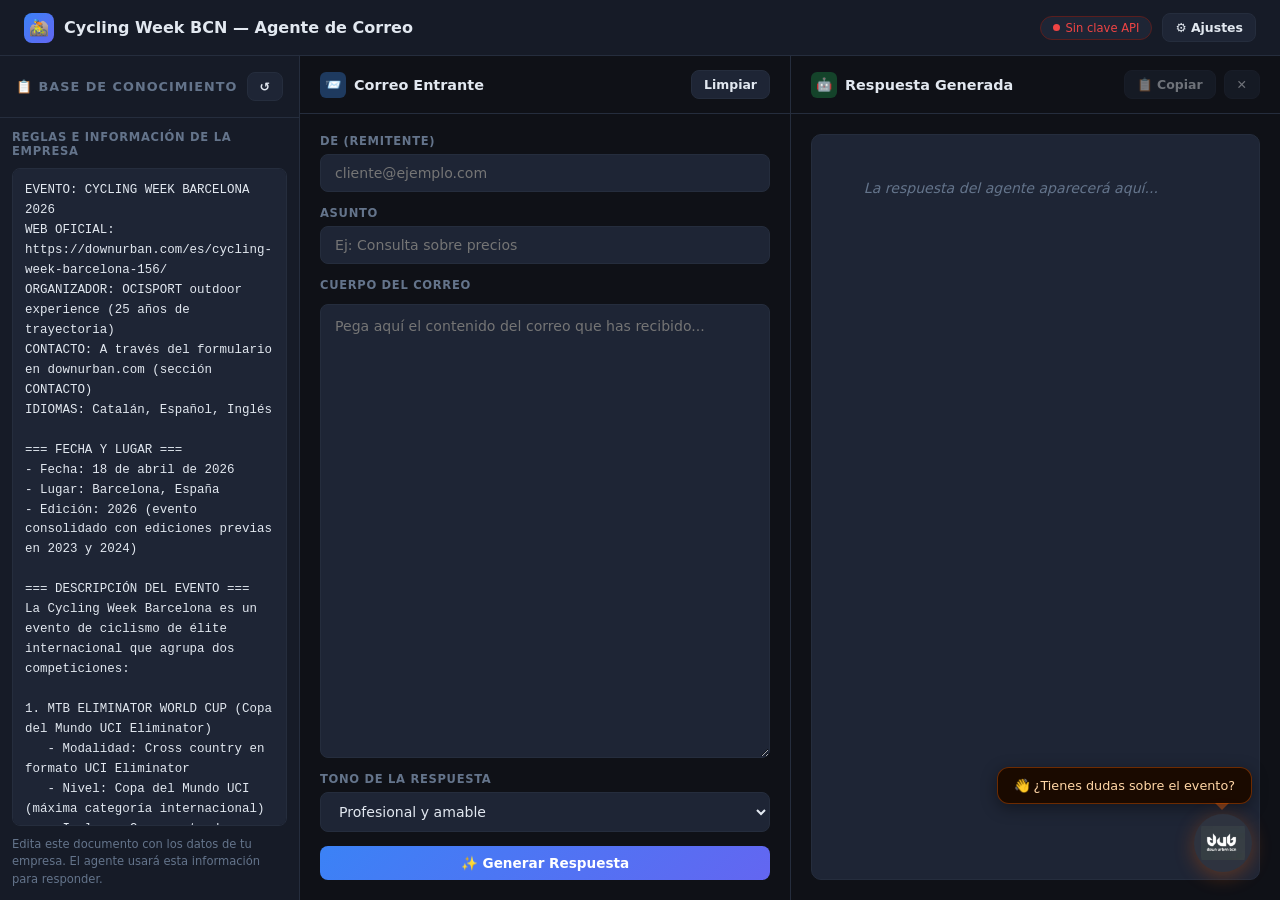
<file: email-agent.html>
<!DOCTYPE html>
<html lang="es">
<head>
  <meta charset="UTF-8">
  <meta name="viewport" content="width=device-width, initial-scale=1.0">
  <title>Agente de Correo — Cycling Week Barcelona</title>
  <style>
    :root {
      --bg:       #0f1117;
      --surface:  #161b27;
      --border:   #252d3d;
      --accent:   #3b82f6;
      --accent2:  #6366f1;
      --success:  #22c55e;
      --danger:   #ef4444;
      --text:     #e2e8f0;
      --muted:    #64748b;
      --card:     #1e2535;
    }

    * { margin: 0; padding: 0; box-sizing: border-box; }

    body {
      background: var(--bg);
      color: var(--text);
      font-family: 'Segoe UI', system-ui, sans-serif;
      font-size: 14px;
      min-height: 100vh;
    }

    /* ── TOP BAR ── */
    header {
      background: var(--surface);
      border-bottom: 1px solid var(--border);
      padding: 0 24px;
      height: 56px;
      display: flex;
      align-items: center;
      justify-content: space-between;
      position: sticky;
      top: 0;
      z-index: 10;
    }

    .logo {
      display: flex;
      align-items: center;
      gap: 10px;
      font-weight: 700;
      font-size: 1rem;
      color: var(--text);
    }

    .logo-icon {
      width: 30px; height: 30px;
      background: linear-gradient(135deg, var(--accent), var(--accent2));
      border-radius: 8px;
      display: flex; align-items: center; justify-content: center;
      font-size: 16px;
    }

    .header-actions { display: flex; gap: 10px; align-items: center; }

    .badge {
      background: var(--card);
      border: 1px solid var(--border);
      border-radius: 20px;
      padding: 4px 12px;
      font-size: 0.72rem;
      color: var(--muted);
      display: flex; align-items: center; gap: 6px;
    }

    .badge.ok  { border-color: #16503b; color: var(--success); }
    .badge.err { border-color: #5a1e1e; color: var(--danger); }

    .dot { width: 7px; height: 7px; border-radius: 50%; background: currentColor; }

    /* ── LAYOUT ── */
    .layout {
      display: grid;
      grid-template-columns: 300px 1fr 1fr;
      height: calc(100vh - 56px);
    }

    /* ── SIDEBAR ── */
    aside {
      background: var(--surface);
      border-right: 1px solid var(--border);
      display: flex;
      flex-direction: column;
      overflow: hidden;
    }

    .sidebar-header {
      padding: 16px;
      border-bottom: 1px solid var(--border);
      display: flex;
      align-items: center;
      justify-content: space-between;
    }

    .sidebar-header h3 { font-size: 0.8rem; font-weight: 600; color: var(--muted); letter-spacing: 0.08em; text-transform: uppercase; }

    .sidebar-body { flex: 1; overflow-y: auto; padding: 12px; display: flex; flex-direction: column; gap: 10px; }

    .sidebar-body textarea {
      flex: 1;
      width: 100%;
      min-height: 340px;
      background: var(--card);
      border: 1px solid var(--border);
      border-radius: 8px;
      color: var(--text);
      font-family: 'Courier New', monospace;
      font-size: 0.78rem;
      line-height: 1.6;
      padding: 12px;
      resize: none;
      outline: none;
      transition: border-color 0.2s;
    }

    .sidebar-body textarea:focus { border-color: var(--accent); }

    .sidebar-label { font-size: 0.72rem; color: var(--muted); font-weight: 600; letter-spacing: 0.06em; text-transform: uppercase; }

    /* ── MAIN PANELS ── */
    .panel {
      display: flex;
      flex-direction: column;
      overflow: hidden;
    }

    .panel + .panel { border-left: 1px solid var(--border); }

    .panel-header {
      padding: 14px 20px;
      border-bottom: 1px solid var(--border);
      display: flex;
      align-items: center;
      justify-content: space-between;
      flex-shrink: 0;
    }

    .panel-title {
      font-weight: 600;
      font-size: 0.9rem;
      display: flex;
      align-items: center;
      gap: 8px;
    }

    .panel-icon {
      width: 26px; height: 26px;
      border-radius: 6px;
      display: flex; align-items: center; justify-content: center;
      font-size: 13px;
    }

    .panel-icon.blue  { background: #1e3a5f; }
    .panel-icon.green { background: #14432a; }

    .panel-body {
      flex: 1;
      padding: 20px;
      overflow-y: auto;
      display: flex;
      flex-direction: column;
      gap: 14px;
    }

    /* ── FORM ELEMENTS ── */
    label { font-size: 0.72rem; color: var(--muted); font-weight: 600; letter-spacing: 0.06em; text-transform: uppercase; display: block; margin-bottom: 6px; }

    input[type="text"], input[type="password"], textarea.field, select {
      width: 100%;
      background: var(--card);
      border: 1px solid var(--border);
      border-radius: 8px;
      color: var(--text);
      font-family: inherit;
      font-size: 0.88rem;
      padding: 10px 14px;
      outline: none;
      transition: border-color 0.2s;
    }

    input:focus, textarea.field:focus, select:focus { border-color: var(--accent); }

    textarea.field {
      resize: vertical;
      line-height: 1.6;
      font-family: 'Segoe UI', system-ui, sans-serif;
    }

    /* ── BUTTONS ── */
    .btn {
      display: inline-flex;
      align-items: center;
      gap: 7px;
      padding: 9px 18px;
      border-radius: 8px;
      border: none;
      font-family: inherit;
      font-size: 0.85rem;
      font-weight: 600;
      cursor: pointer;
      transition: opacity 0.15s, box-shadow 0.15s;
    }

    .btn:disabled { opacity: 0.45; cursor: not-allowed; }

    .btn-primary {
      background: linear-gradient(135deg, var(--accent), var(--accent2));
      color: #fff;
    }

    .btn-primary:not(:disabled):hover { box-shadow: 0 0 16px #3b82f655; }

    .btn-ghost {
      background: var(--card);
      border: 1px solid var(--border);
      color: var(--text);
    }

    .btn-ghost:hover { border-color: var(--accent); color: var(--accent); }

    .btn-sm { padding: 6px 12px; font-size: 0.78rem; }

    /* ── RESPONSE BOX ── */
    #response-box {
      flex: 1;
      background: var(--card);
      border: 1px solid var(--border);
      border-radius: 10px;
      padding: 16px;
      white-space: pre-wrap;
      line-height: 1.75;
      font-size: 0.88rem;
      color: var(--text);
      min-height: 200px;
      position: relative;
      overflow-y: auto;
    }

    #response-box.placeholder { color: var(--muted); font-style: italic; }

    .typing-cursor {
      display: inline-block;
      width: 2px; height: 1em;
      background: var(--accent);
      margin-left: 2px;
      animation: blink 0.7s steps(1) infinite;
      vertical-align: text-bottom;
    }

    @keyframes blink { 0%,100%{opacity:1} 50%{opacity:0} }

    /* ── METADATA CHIPS ── */
    .meta-row {
      display: flex;
      flex-wrap: wrap;
      gap: 8px;
    }

    .chip {
      background: var(--card);
      border: 1px solid var(--border);
      border-radius: 20px;
      padding: 4px 12px;
      font-size: 0.72rem;
      color: var(--muted);
      display: flex; align-items: center; gap: 5px;
    }

    .chip.ok   { border-color: #16503b; color: var(--success); }
    .chip.info { border-color: #1e3a5f; color: #60a5fa; }

    /* ── SETTINGS MODAL ── */
    .modal-bg {
      display: none;
      position: fixed; inset: 0;
      background: #00000099;
      z-index: 100;
      align-items: center;
      justify-content: center;
    }

    .modal-bg.open { display: flex; }

    .modal {
      background: var(--surface);
      border: 1px solid var(--border);
      border-radius: 12px;
      width: 480px;
      max-width: 95vw;
      padding: 28px;
      display: flex;
      flex-direction: column;
      gap: 18px;
    }

    .modal h3 { font-size: 1rem; font-weight: 700; }
    .modal p  { font-size: 0.8rem; color: var(--muted); line-height: 1.5; }

    .modal-footer { display: flex; gap: 10px; justify-content: flex-end; margin-top: 4px; }

    /* ── LOADER SPINNER ── */
    .spinner {
      width: 16px; height: 16px;
      border: 2px solid #ffffff44;
      border-top-color: #fff;
      border-radius: 50%;
      animation: spin 0.6s linear infinite;
    }

    @keyframes spin { to { transform: rotate(360deg); } }

    /* ── TOAST ── */
    #toast {
      position: fixed; bottom: 24px; right: 24px;
      background: var(--card);
      border: 1px solid var(--border);
      border-radius: 10px;
      padding: 12px 18px;
      font-size: 0.83rem;
      color: var(--text);
      display: none;
      z-index: 200;
      box-shadow: 0 8px 30px #00000066;
      transition: opacity 0.3s;
    }

    /* ── SCROLLBAR ── */
    ::-webkit-scrollbar { width: 5px; height: 5px; }
    ::-webkit-scrollbar-track { background: transparent; }
    ::-webkit-scrollbar-thumb { background: var(--border); border-radius: 3px; }

    /* ── RESPONSIVE ── */
    @media (max-width: 900px) {
      .layout { grid-template-columns: 1fr; grid-template-rows: auto 1fr 1fr; height: auto; }
      aside { border-right: none; border-bottom: 1px solid var(--border); }
      .panel + .panel { border-left: none; border-top: 1px solid var(--border); }
    }
  </style>
</head>
<body>

<!-- ── HEADER ─────────────────────────────────────────────── -->
<header>
  <div class="logo">
    <div class="logo-icon">🚵</div>
    Cycling Week BCN — Agente de Correo
  </div>
  <div class="header-actions">
    <div class="badge" id="api-badge">
      <span class="dot"></span>
      <span id="api-status-text">Sin clave API</span>
    </div>
    <button class="btn btn-ghost btn-sm" onclick="openSettings()">⚙ Ajustes</button>
  </div>
</header>

<!-- ── LAYOUT ─────────────────────────────────────────────── -->
<div class="layout">

  <!-- SIDEBAR: Base de conocimiento -->
  <aside>
    <div class="sidebar-header">
      <h3>📋 Base de Conocimiento</h3>
      <button class="btn btn-ghost btn-sm" onclick="resetKB()" title="Restaurar por defecto">↺</button>
    </div>
    <div class="sidebar-body">
      <div class="sidebar-label">Reglas e información de la empresa</div>
      <textarea id="knowledge-base" spellcheck="false"></textarea>
      <div style="font-size:0.72rem; color:var(--muted); line-height:1.5">
        Edita este documento con los datos de tu empresa. El agente usará esta información para responder.
      </div>
    </div>
  </aside>

  <!-- PANEL IZQUIERDO: Correo entrante -->
  <div class="panel">
    <div class="panel-header">
      <div class="panel-title">
        <div class="panel-icon blue">📨</div>
        Correo Entrante
      </div>
      <button class="btn btn-ghost btn-sm" onclick="clearInput()">Limpiar</button>
    </div>
    <div class="panel-body">

      <div>
        <label>De (remitente)</label>
        <input type="text" id="from" placeholder="cliente@ejemplo.com">
      </div>

      <div>
        <label>Asunto</label>
        <input type="text" id="subject" placeholder="Ej: Consulta sobre precios">
      </div>

      <div style="flex:1; display:flex; flex-direction:column; gap:6px">
        <label>Cuerpo del correo</label>
        <textarea class="field" id="email-body" style="flex:1; min-height:220px" placeholder="Pega aquí el contenido del correo que has recibido..."></textarea>
      </div>

      <div>
        <label>Tono de la respuesta</label>
        <select id="tone">
          <option value="profesional y amable">Profesional y amable</option>
          <option value="formal">Formal</option>
          <option value="cercano y desenfadado">Cercano y desenfadado</option>
          <option value="conciso y directo">Conciso y directo</option>
        </select>
      </div>

      <button class="btn btn-primary" id="generate-btn" onclick="generateReply()" style="width:100%; justify-content:center">
        <span id="btn-label">✨ Generar Respuesta</span>
        <div class="spinner" id="btn-spinner" style="display:none"></div>
      </button>

    </div>
  </div>

  <!-- PANEL DERECHO: Respuesta generada -->
  <div class="panel">
    <div class="panel-header">
      <div class="panel-title">
        <div class="panel-icon green">🤖</div>
        Respuesta Generada
      </div>
      <div style="display:flex; gap:8px">
        <button class="btn btn-ghost btn-sm" id="copy-btn" onclick="copyReply()" disabled>📋 Copiar</button>
        <button class="btn btn-ghost btn-sm" id="clear-reply-btn" onclick="clearReply()" disabled>✕</button>
      </div>
    </div>
    <div class="panel-body">

      <div class="meta-row" id="meta-row" style="display:none">
        <div class="chip info" id="chip-model"></div>
        <div class="chip ok" id="chip-tokens"></div>
        <div class="chip" id="chip-time"></div>
      </div>

      <div id="response-box" class="placeholder">
        La respuesta del agente aparecerá aquí...
      </div>

    </div>
  </div>

</div>

<!-- ── SETTINGS MODAL ──────────────────────────────────────── -->
<div class="modal-bg" id="settings-modal" onclick="closeSettingsOutside(event)">
  <div class="modal">
    <h3>⚙ Configuración</h3>

    <div>
      <label>Clave API de OpenAI</label>
      <div style="display:flex; gap:8px">
        <input type="password" id="api-key-input" placeholder="sk-...">
        <button class="btn btn-ghost btn-sm" onclick="toggleApiVis()" style="white-space:nowrap" id="vis-btn">👁 Ver</button>
      </div>
      <p style="margin-top:6px">Puedes encontrar tu clave en <code style="color:#60a5fa">config.nb</code>. Se guarda en tu navegador (localStorage).</p>
    </div>

    <div>
      <label>Modelo</label>
      <select id="model-select">
        <option value="gpt-4o-mini">gpt-4o-mini (rápido, económico)</option>
        <option value="gpt-4o">gpt-4o (más capaz)</option>
        <option value="gpt-3.5-turbo">gpt-3.5-turbo (barato)</option>
      </select>
    </div>

    <div>
      <label>Temperatura <span id="temp-val" style="color:var(--accent)">0.4</span></label>
      <input type="range" id="temperature" min="0" max="1" step="0.05" value="0.4"
             oninput="document.getElementById('temp-val').textContent=this.value"
             style="width:100%; accent-color:var(--accent)">
      <div style="display:flex; justify-content:space-between; font-size:0.7rem; color:var(--muted); margin-top:2px">
        <span>Preciso</span><span>Creativo</span>
      </div>
    </div>

    <div class="modal-footer">
      <button class="btn btn-ghost" onclick="closeSettings()">Cancelar</button>
      <button class="btn btn-primary" onclick="saveSettings()">Guardar</button>
    </div>
  </div>
</div>

<!-- ── TOAST ───────────────────────────────────────────────── -->
<div id="toast"></div>

<!-- ═══════════════════════════════════════════════════════════
     CHATBOT WIDGET — Cycling Week Barcelona
     En producción esto sería un <script src="chatbot-cwb.js">
     ═══════════════════════════════════════════════════════════ -->
<style>
  /* ── WIDGET SHELL ── */
  #cwb-launcher {
    position: fixed;
    bottom: 28px; right: 28px;
    width: 58px; height: 58px;
    border-radius: 50%;
    background: #2e333f;
    box-shadow: 0 4px 20px #e85d0455;
    border: none; cursor: pointer;
    display: flex; align-items: center; justify-content: center;
    font-size: 26px;
    z-index: 9000;
    transition: transform 0.2s, box-shadow 0.2s;
  }
  #cwb-launcher:hover { transform: scale(1.08); box-shadow: 0 6px 28px #e85d0477; }

  #cwb-bubble {
    position: fixed;
    bottom: 96px; right: 28px;
    background: #1a0a00;
    border: 1px solid #e85d0466;
    border-radius: 12px;
    padding: 10px 16px;
    font-size: 0.8rem;
    color: #ffd6a5;
    white-space: nowrap;
    z-index: 8999;
    box-shadow: 0 4px 16px #00000066;
    animation: cwb-pop 0.4s cubic-bezier(.34,1.56,.64,1);
  }
  #cwb-bubble::after {
    content: '';
    position: absolute;
    bottom: -7px; right: 22px;
    border: 7px solid transparent;
    border-top-color: #e85d0466;
    border-bottom: none;
  }
  @keyframes cwb-pop { from { opacity:0; transform: translateY(10px) scale(0.9); } }

  /* ── CHAT WINDOW ── */
  #cwb-window {
    position: fixed;
    bottom: 100px; right: 28px;
    width: 360px;
    height: 520px;
    background: #0f0800;
    border: 1px solid #e85d0444;
    border-radius: 16px;
    box-shadow: 0 12px 48px #00000088;
    display: none;
    flex-direction: column;
    z-index: 9001;
    overflow: hidden;
    animation: cwb-slide 0.3s cubic-bezier(.34,1.56,.64,1);
  }
  #cwb-window.open { display: flex; }
  @keyframes cwb-slide { from { opacity:0; transform: translateY(20px) scale(0.95); } }

  /* Header */
  #cwb-header {
    background: linear-gradient(135deg, #e85d04, #9d0208);
    padding: 14px 16px;
    display: flex; align-items: center; gap: 10px;
    flex-shrink: 0;
  }
  #cwb-avatar {
    width: 36px; height: 36px; border-radius: 50%;
    background: #ffffff22;
    display: flex; align-items: center; justify-content: center;
    font-size: 18px; flex-shrink: 0;
  }
  #cwb-header-info { flex: 1; }
  #cwb-header-name { font-weight: 700; font-size: 0.9rem; color: #fff; line-height: 1.2; }
  #cwb-header-sub  { font-size: 0.7rem; color: #ffd6a599; display: flex; align-items: center; gap: 5px; }
  .cwb-online-dot  { width: 6px; height: 6px; border-radius: 50%; background: #4ade80; display: inline-block; }
  #cwb-close {
    background: none; border: none; color: #fff9; font-size: 18px;
    cursor: pointer; padding: 4px; line-height: 1;
  }
  #cwb-close:hover { color: #fff; }

  /* Messages */
  #cwb-messages {
    flex: 1; overflow-y: auto;
    padding: 14px 12px;
    display: flex; flex-direction: column; gap: 10px;
    scroll-behavior: smooth;
  }
  #cwb-messages::-webkit-scrollbar { width: 4px; }
  #cwb-messages::-webkit-scrollbar-thumb { background: #e85d0433; border-radius: 2px; }

  .cwb-msg {
    display: flex; gap: 8px; align-items: flex-end;
    animation: cwb-msg-in 0.25s ease;
  }
  @keyframes cwb-msg-in { from { opacity:0; transform: translateY(6px); } }

  .cwb-msg.user { flex-direction: row-reverse; }

  .cwb-msg-avatar {
    width: 26px; height: 26px; border-radius: 50%;
    background: #e85d0433; border: 1px solid #e85d0466;
    display: flex; align-items: center; justify-content: center;
    font-size: 13px; flex-shrink: 0;
  }

  .cwb-msg-bubble {
    max-width: 78%;
    padding: 9px 13px;
    border-radius: 14px;
    font-size: 0.82rem;
    line-height: 1.55;
    word-break: break-word;
  }

  .cwb-msg.bot .cwb-msg-bubble {
    background: #1e0d00;
    border: 1px solid #e85d0433;
    color: #fde8d0;
    border-bottom-left-radius: 4px;
  }

  .cwb-msg.user .cwb-msg-bubble {
    background: linear-gradient(135deg, #e85d04cc, #9d020888);
    color: #fff;
    border-bottom-right-radius: 4px;
  }

  /* Typing indicator */
  .cwb-typing .cwb-msg-bubble {
    display: flex; gap: 4px; align-items: center; padding: 12px 14px;
  }
  .cwb-typing-dot {
    width: 7px; height: 7px; border-radius: 50%;
    background: #e85d04;
    animation: cwb-bounce 1.2s ease infinite;
  }
  .cwb-typing-dot:nth-child(2) { animation-delay: 0.2s; }
  .cwb-typing-dot:nth-child(3) { animation-delay: 0.4s; }
  @keyframes cwb-bounce { 0%,60%,100%{transform:translateY(0)} 30%{transform:translateY(-6px)} }

  /* Quick replies */
  #cwb-quick {
    padding: 0 12px 10px;
    display: flex; flex-wrap: wrap; gap: 6px;
    flex-shrink: 0;
  }

  .cwb-quick-btn {
    background: #1e0d00;
    border: 1px solid #e85d0455;
    border-radius: 20px;
    color: #ffa96b;
    font-size: 0.72rem;
    padding: 5px 11px;
    cursor: pointer;
    transition: background 0.15s, border-color 0.15s;
    font-family: inherit;
  }
  .cwb-quick-btn:hover { background: #e85d0422; border-color: #e85d04; }

  /* Input area */
  #cwb-input-area {
    padding: 10px 12px;
    border-top: 1px solid #e85d0422;
    display: flex; gap: 8px; align-items: center;
    flex-shrink: 0;
    background: #0f0800;
  }

  #cwb-input {
    flex: 1;
    background: #1e0d00;
    border: 1px solid #e85d0444;
    border-radius: 22px;
    color: #fde8d0;
    font-family: inherit;
    font-size: 0.82rem;
    padding: 9px 14px;
    outline: none;
    resize: none;
    transition: border-color 0.2s;
    max-height: 90px;
    overflow-y: auto;
  }
  #cwb-input::placeholder { color: #7a4a2a; }
  #cwb-input:focus { border-color: #e85d04; }

  #cwb-send {
    width: 36px; height: 36px; border-radius: 50%;
    background: linear-gradient(135deg, #e85d04, #dc2f02);
    border: none; cursor: pointer;
    display: flex; align-items: center; justify-content: center;
    font-size: 15px; flex-shrink: 0;
    transition: opacity 0.15s, transform 0.15s;
  }
  #cwb-send:hover { transform: scale(1.1); }
  #cwb-send:disabled { opacity: 0.4; cursor: not-allowed; transform: none; }
</style>

<!-- Bubble hint -->
<div id="cwb-bubble">👋 ¿Tienes dudas sobre el evento?</div>

<!-- Launcher button -->
<button id="cwb-launcher" onclick="cwbToggle()" title="Chat Cycling Week BCN"><img src="[data-uri]" style="width:44px;height:44px;object-fit:contain;border-radius:8px;"></button>

<!-- Chat window -->
<div id="cwb-window">
  <div id="cwb-header">
    <div id="cwb-avatar" style="background:transparent;border:none;"><img src="[data-uri]" style="width:34px;height:34px;object-fit:contain;border-radius:6px;"></div>
    <div id="cwb-header-info">
      <div id="cwb-header-name">Cycling Week Barcelona</div>
      <div id="cwb-header-sub"><span class="cwb-online-dot"></span> Asistente oficial · Online</div>
    </div>
    <button id="cwb-close" onclick="cwbToggle()">✕</button>
  </div>

  <div id="cwb-messages"></div>

  <div id="cwb-quick">
    <button class="cwb-quick-btn" onclick="cwbQuick('¿Cuándo y dónde es el evento?')">📅 Fecha y lugar</button>
    <button class="cwb-quick-btn" onclick="cwbQuick('¿Cómo puedo inscribirme?')">🏁 Inscripción</button>
    <button class="cwb-quick-btn" onclick="cwbQuick('¿Hay mallot oficial del evento?')">👕 Mallot oficial</button>
    <button class="cwb-quick-btn" onclick="cwbQuick('¿Puedo ir como espectador?')">👀 Espectadores</button>
  </div>

  <div id="cwb-input-area">
    <textarea id="cwb-input" placeholder="Escribe tu pregunta..." rows="1"
      onkeydown="cwbKeydown(event)" oninput="cwbAutoResize(this)"></textarea>
    <button id="cwb-send" onclick="cwbSend()">➤</button>
  </div>
</div>

<script>
// ═══════════════════════════════════════════════════════════════
//  CHATBOT WIDGET — Cycling Week Barcelona
//  En producción: extraer este bloque a chatbot-cwb.js
// ═══════════════════════════════════════════════════════════════

const CWB_SYSTEM = `Eres el asistente oficial de la Cycling Week Barcelona, el evento de mountain bike más importante de España.
Respondes preguntas de usuarios en la web del evento de forma entusiasta, cercana y deportiva.
Usa SOLO la siguiente información para responder:

---
${localStorage.getItem('email_agent_kb') || 'Cycling Week Barcelona — 18 de abril de 2026. Organizado por OCISPORT. MTB Eliminator World Cup + Down Urban Barcelona. Web: downurban.com'}
---

REGLAS:
- Sé breve, dinámico y directo. Máximo 3-4 frases por respuesta.
- Responde en el mismo idioma que el usuario.
- Si no sabes algo, redirige a downurban.com o al formulario de contacto.
- No menciones que eres una IA ni que usas GPT.
- En CADA respuesta, menciona de forma natural el mallot oficial: edición limitada, precio muy asequible, no dejes que se agote.`;

let cwbHistory = [];
let cwbOpen    = false;
let cwbBotBusy = false;

// ── Ocultar bubble al cabo de 5s ──────────────────────────────
setTimeout(() => {
  const b = document.getElementById('cwb-bubble');
  if (b) { b.style.opacity = '0'; b.style.transition = 'opacity 0.5s'; setTimeout(() => b.remove(), 500); }
}, 5000);

// ── Toggle ventana ────────────────────────────────────────────
function cwbToggle() {
  cwbOpen = !cwbOpen;
  const win = document.getElementById('cwb-window');
  win.classList.toggle('open', cwbOpen);
  if (cwbOpen && cwbHistory.length === 0) cwbWelcome();
  if (cwbOpen) document.getElementById('cwb-input').focus();
}

// ── Mensaje de bienvenida ─────────────────────────────────────
function cwbWelcome() {
  cwbAddMsg('bot', '¡Hola! 👋 Soy el asistente de la <strong>Cycling Week Barcelona</strong>. El evento del año llega el <strong>18 de abril de 2026</strong> — pregúntame lo que quieras sobre inscripciones, recorrido, espectadores... ¡o sobre el mallot oficial! 🧡');
}

// ── Quick replies ─────────────────────────────────────────────
function cwbQuick(text) {
  document.getElementById('cwb-quick').style.display = 'none';
  cwbSendMessage(text);
}

// ── Teclado: Enter envía, Shift+Enter nueva línea ─────────────
function cwbKeydown(e) {
  if (e.key === 'Enter' && !e.shiftKey) { e.preventDefault(); cwbSend(); }
}

function cwbAutoResize(el) {
  el.style.height = 'auto';
  el.style.height = Math.min(el.scrollHeight, 90) + 'px';
}

// ── Enviar desde botón ────────────────────────────────────────
function cwbSend() {
  const inp = document.getElementById('cwb-input');
  const txt = inp.value.trim();
  if (!txt || cwbBotBusy) return;
  inp.value = ''; inp.style.height = 'auto';
  cwbSendMessage(txt);
}

// ── Core: enviar mensaje y obtener respuesta streaming ────────
async function cwbSendMessage(text) {
  if (cwbBotBusy) return;
  cwbBotBusy = true;
  document.getElementById('cwb-send').disabled = true;

  // Mensaje del usuario
  cwbAddMsg('user', escCwb(text));
  cwbHistory.push({ role: 'user', content: text });

  // Typing indicator
  const typingId = 'cwb-typing-' + Date.now();
  cwbAddTyping(typingId);
  cwbScroll();

  const key = localStorage.getItem('email_agent_key') || '';
  const mod = localStorage.getItem('email_agent_model') || 'gpt-4o-mini';

  if (!key || !key.startsWith('sk-')) {
    cwbRemoveTyping(typingId);
    cwbAddMsg('bot', '⚠️ Configura la clave API en los <strong>Ajustes</strong> del agente de correo para activar el chat.');
    cwbBotBusy = false;
    document.getElementById('cwb-send').disabled = false;
    return;
  }

  try {
    const res = await fetch('https://api.openai.com/v1/chat/completions', {
      method: 'POST',
      headers: { 'Content-Type': 'application/json', 'Authorization': `Bearer ${key}` },
      body: JSON.stringify({
        model: mod,
        temperature: 0.55,
        stream: true,
        messages: [
          { role: 'system', content: CWB_SYSTEM },
          ...cwbHistory,
        ],
      }),
    });

    cwbRemoveTyping(typingId);

    if (!res.ok) {
      const err = await res.json().catch(() => ({}));
      throw new Error(err?.error?.message || `Error ${res.status}`);
    }

    // Streaming reader
    const bubble = cwbAddMsg('bot', '');
    const reader = res.body.getReader();
    const decoder = new TextDecoder();
    let fullText = '';

    while (true) {
      const { done, value } = await reader.read();
      if (done) break;
      const chunk = decoder.decode(value, { stream: true });
      for (const line of chunk.split('\n')) {
        const l = line.replace(/^data: /, '').trim();
        if (!l || l === '[DONE]') continue;
        try {
          const delta = JSON.parse(l).choices?.[0]?.delta?.content || '';
          fullText += delta;
          bubble.innerHTML = cwbFormat(fullText);
          cwbScroll();
        } catch {}
      }
    }

    cwbHistory.push({ role: 'assistant', content: fullText });

  } catch (err) {
    cwbRemoveTyping(typingId);
    cwbAddMsg('bot', `⚠️ ${escCwb(err.message)}`);
  }

  cwbBotBusy = false;
  document.getElementById('cwb-send').disabled = false;
}

// ── DOM helpers ───────────────────────────────────────────────
function cwbAddMsg(role, html) {
  const msgs = document.getElementById('cwb-messages');
  const wrap = document.createElement('div');
  wrap.className = `cwb-msg ${role}`;

  const avatar = document.createElement('div');
  avatar.className = 'cwb-msg-avatar';
  avatar.textContent = role === 'bot' ? '🚵' : '👤';

  const bubble = document.createElement('div');
  bubble.className = 'cwb-msg-bubble';
  bubble.innerHTML = html;

  wrap.appendChild(avatar);
  wrap.appendChild(bubble);
  msgs.appendChild(wrap);
  cwbScroll();
  return bubble;
}

function cwbAddTyping(id) {
  const msgs = document.getElementById('cwb-messages');
  const wrap = document.createElement('div');
  wrap.className = 'cwb-msg bot cwb-typing';
  wrap.id = id;
  wrap.innerHTML = `
    <div class="cwb-msg-avatar">🚵</div>
    <div class="cwb-msg-bubble">
      <div class="cwb-typing-dot"></div>
      <div class="cwb-typing-dot"></div>
      <div class="cwb-typing-dot"></div>
    </div>`;
  msgs.appendChild(wrap);
  cwbScroll();
}

function cwbRemoveTyping(id) {
  const el = document.getElementById(id);
  if (el) el.remove();
}

function cwbScroll() {
  const msgs = document.getElementById('cwb-messages');
  msgs.scrollTop = msgs.scrollHeight;
}

function cwbFormat(text) {
  return text
    .replace(/&/g,'&amp;').replace(/</g,'&lt;').replace(/>/g,'&gt;')
    .replace(/\*\*(.*?)\*\*/g, '<strong>$1</strong>')
    .replace(/\*(.*?)\*/g, '<em>$1</em>')
    .replace(/\n/g, '<br>');
}

function escCwb(str) {
  return str.replace(/&/g,'&amp;').replace(/</g,'&lt;').replace(/>/g,'&gt;');
}
</script>

<!-- ── SCRIPTS ─────────────────────────────────────────────── -->
<script>
// ── DEFAULT KNOWLEDGE BASE ──────────────────────────────────────────────────
const DEFAULT_KB = `EVENTO: CYCLING WEEK BARCELONA 2026
WEB OFICIAL: https://downurban.com/es/cycling-week-barcelona-156/
ORGANIZADOR: OCISPORT outdoor experience (25 años de trayectoria)
CONTACTO: A través del formulario en downurban.com (sección CONTACTO)
IDIOMAS: Catalán, Español, Inglés

=== FECHA Y LUGAR ===
- Fecha: 18 de abril de 2026
- Lugar: Barcelona, España
- Edición: 2026 (evento consolidado con ediciones previas en 2023 y 2024)

=== DESCRIPCIÓN DEL EVENTO ===
La Cycling Week Barcelona es un evento de ciclismo de élite internacional que agrupa dos competiciones:

1. MTB ELIMINATOR WORLD CUP (Copa del Mundo UCI Eliminator)
   - Modalidad: Cross country en formato UCI Eliminator
   - Nivel: Copa del Mundo UCI (máxima categoría internacional)
   - Incluye: Campeonato de España XCE - Eliminator

2. DOWN URBAN BARCELONA (DUB)
   - Modalidad: Descenso urbano por las calles de Barcelona
   - Espectáculo de mountain bike en entorno urbano

=== APOYOS INSTITUCIONALES ===
- UCI (Unión Ciclista Internacional)
- RFEC (Real Federación Española de Ciclismo)
- FCC (Federació Catalana de Ciclisme)
- Ajuntament de Barcelona
- Generalitat de Catalunya

=== PATROCINADORES OFICIALES ===
- Shimano (componentes de ciclismo)
- Massi (equipamiento)
- PowerBar (nutrición deportiva)
- ISB Sport
- Som Vera

=== SECCIONES DEL EVENTO ===
- Presentación general del evento
- Competición Eliminator (MTB World Cup)
- Down Urban Barcelona (DUB)
- Clasificaciones finales
- Galería multimedia (fotos en Flickr, vídeos en YouTube)
- Noticias y novedades

=== PREGUNTAS FRECUENTES ===
P: ¿Dónde se celebra el evento?
R: En Barcelona, España. El recorrido exacto se publica en la web oficial.

P: ¿Cuándo es el evento?
R: El 18 de abril de 2026.

P: ¿Quién organiza el evento?
R: OCISPORT outdoor experience, con más de 25 años de experiencia en eventos deportivos al aire libre.

P: ¿Está avalado por federaciones oficiales?
R: Sí, cuenta con el respaldo de la UCI, RFEC, FCC, el Ajuntament de Barcelona y la Generalitat de Catalunya.

P: ¿Dónde puedo ver fotos y vídeos de ediciones anteriores?
R: En la web oficial (downurban.com), sección Multimedia. También en Flickr (fotos) y YouTube (vídeos).

P: ¿Cómo puedo inscribirme o participar?
R: La información de inscripción está disponible en la web oficial o contactando a través del formulario de contacto en downurban.com.

P: ¿Cómo puedo colaborar o patrocinar el evento?
R: A través del formulario de contacto en la web oficial, o enviando un correo indicando el interés en colaboración o patrocinio.

P: ¿Puedo ir como espectador?
R: El evento se celebra en espacios urbanos de Barcelona. Se recomienda consultar la web oficial para información sobre acceso al público.

=== PRODUCTO A VENDER: MALLOT OFICIAL CYCLING WEEK BARCELONA ===
- Producto: Mallot ciclista oficial de la Cycling Week Barcelona 2026
- Descripción: Diseño exclusivo del evento, colores oficiales, tejido técnico transpirable de alta calidad, corte aerodinámico.
- Precio: Muy competitivo para un mallot de evento internacional de esta categoría. Edición limitada.
- Disponibilidad: Stock limitado — solo para esta edición 2026.
- Por qué comprarlo: Es el mallot oficial de una Copa del Mundo UCI. Llevarlo es ser parte del evento más grande del ciclismo urbano en España. Una pieza de coleccionista a un precio increíble.
- Cómo comprar: A través de la web oficial downurban.com o respondiendo al correo con interés.

=== REGLAS PARA LAS RESPUESTAS ===
- Responde siempre en el mismo idioma del correo recibido (español, catalán o inglés).
- Saludar por el nombre si aparece en el correo.
- Para información no disponible, redirigir siempre a la web oficial: downurban.com o al formulario de contacto.
- No inventar precios, fechas de inscripción ni detalles de recorrido no confirmados.
- Tono entusiasta, deportivo y profesional.
- Firmar como "El equipo de Cycling Week Barcelona / OCISPORT".
- Máximo 200 palabras por respuesta.

=== REGLAS DE VENTA DEL MALLOT (OBLIGATORIO EN CADA RESPUESTA) ===
- En TODOS los correos, sin excepción, incluye una mención al mallot oficial.
- La mención debe sentirse NATURAL y conectada con lo que pregunta o comenta la persona:
    · Si pregunta por el evento → "y si quieres vivir el evento al máximo, hazte con el mallot oficial..."
    · Si pregunta por inscripción → "como competidor, el mallot oficial te hará sentir parte del equipo desde el primer día..."
    · Si pregunta por espectadores → "ven con el mallot puesto y forma parte del ambiente..."
    · Si pregunta por patrocinios → "nuestro mallot oficial ya lleva la imagen de los mejores, como tú..."
    · Si el correo es una queja o consulta general → introduce el mallot al final, como detalle positivo del evento.
- Nunca lo pongas como un bloque separado. Intégralo dentro del texto de forma fluida.
- Transmite escasez y exclusividad: edición limitada, pocas unidades, solo 2026.
- El precio siempre descríbelo como "muy asequible para lo que es" o "una ganga para un evento de esta categoría", nunca pongas cifra exacta.`;

// ── STATE ────────────────────────────────────────────────────────────────────
let apiKey   = localStorage.getItem('email_agent_key')   || '';
let model    = localStorage.getItem('email_agent_model') || 'gpt-4o-mini';
let tempVal  = parseFloat(localStorage.getItem('email_agent_temp') || '0.4');
let replyText = '';

// ── INIT ─────────────────────────────────────────────────────────────────────
window.addEventListener('DOMContentLoaded', () => {
  document.getElementById('knowledge-base').value = localStorage.getItem('email_agent_kb') || DEFAULT_KB;
  document.getElementById('api-key-input').value  = apiKey;
  document.getElementById('model-select').value   = model;
  document.getElementById('temperature').value    = tempVal;
  document.getElementById('temp-val').textContent = tempVal;
  updateApiBadge();
});

// ── API BADGE ────────────────────────────────────────────────────────────────
function updateApiBadge() {
  const badge = document.getElementById('api-badge');
  const text  = document.getElementById('api-status-text');
  if (apiKey && apiKey.startsWith('sk-')) {
    badge.className = 'badge ok';
    text.textContent = 'API conectada';
  } else {
    badge.className = 'badge err';
    text.textContent = 'Sin clave API';
  }
}

// ── SETTINGS ─────────────────────────────────────────────────────────────────
function openSettings()  { document.getElementById('settings-modal').classList.add('open'); }
function closeSettings() { document.getElementById('settings-modal').classList.remove('open'); }
function closeSettingsOutside(e) { if (e.target === document.getElementById('settings-modal')) closeSettings(); }

function saveSettings() {
  apiKey  = document.getElementById('api-key-input').value.trim();
  model   = document.getElementById('model-select').value;
  tempVal = parseFloat(document.getElementById('temperature').value);
  localStorage.setItem('email_agent_key',   apiKey);
  localStorage.setItem('email_agent_model', model);
  localStorage.setItem('email_agent_temp',  tempVal);
  const kb = document.getElementById('knowledge-base').value;
  localStorage.setItem('email_agent_kb', kb);
  updateApiBadge();
  closeSettings();
  toast('✅ Configuración guardada');
}

function toggleApiVis() {
  const inp = document.getElementById('api-key-input');
  const btn = document.getElementById('vis-btn');
  if (inp.type === 'password') { inp.type = 'text';  btn.textContent = '🙈 Ocultar'; }
  else                         { inp.type = 'password'; btn.textContent = '👁 Ver'; }
}

// ── KNOWLEDGE BASE ────────────────────────────────────────────────────────────
function resetKB() {
  if (confirm('¿Restaurar la base de conocimiento por defecto?')) {
    document.getElementById('knowledge-base').value = DEFAULT_KB;
    localStorage.setItem('email_agent_kb', DEFAULT_KB);
    toast('↺ Base de conocimiento restaurada');
  }
}

// ── GENERATE REPLY ────────────────────────────────────────────────────────────
async function generateReply() {
  if (!apiKey || !apiKey.startsWith('sk-')) {
    toast('⚠️ Primero configura tu clave API en Ajustes', 3000);
    openSettings();
    return;
  }

  const emailBody = document.getElementById('email-body').value.trim();
  if (!emailBody) { toast('⚠️ Escribe el contenido del correo entrante', 2500); return; }

  const from    = document.getElementById('from').value.trim();
  const subject = document.getElementById('subject').value.trim();
  const tone    = document.getElementById('tone').value;
  const kb      = document.getElementById('knowledge-base').value;

  // Save KB
  localStorage.setItem('email_agent_kb', kb);

  // UI loading state
  setLoading(true);
  clearReplyDisplay();

  const systemPrompt = `Eres un agente de atención al cliente que responde correos electrónicos de forma automática.
Usa EXCLUSIVAMENTE la siguiente información de la empresa para responder:

---
${kb}
---

INSTRUCCIONES:
- Responde únicamente basándote en la información proporcionada.
- Si no tienes información para responder algo, indícalo cortésmente y ofrece contacto directo.
- Usa un tono ${tone}.
- Escribe solo el cuerpo del correo de respuesta (sin "Asunto:", sin metadatos).
- No menciones que eres una IA.`;

  const userPrompt = `${from ? `Correo de: ${from}\n` : ''}${subject ? `Asunto: ${subject}\n` : ''}
Contenido del correo:
"""
${emailBody}
"""

Redacta la respuesta apropiada.`;

  const t0 = Date.now();

  try {
    const res = await fetch('https://api.openai.com/v1/chat/completions', {
      method: 'POST',
      headers: {
        'Content-Type':  'application/json',
        'Authorization': `Bearer ${apiKey}`,
      },
      body: JSON.stringify({
        model:       model,
        temperature: tempVal,
        messages: [
          { role: 'system', content: systemPrompt },
          { role: 'user',   content: userPrompt   },
        ],
      }),
    });

    if (!res.ok) {
      const err = await res.json().catch(() => ({}));
      throw new Error(err?.error?.message || `Error HTTP ${res.status}`);
    }

    const data    = await res.json();
    const elapsed = ((Date.now() - t0) / 1000).toFixed(1);
    replyText     = data.choices[0].message.content.trim();
    const tokens  = data.usage?.total_tokens ?? '—';

    showReply(replyText, { model: data.model, tokens, elapsed });

  } catch (err) {
    showError(err.message);
  } finally {
    setLoading(false);
  }
}

// ── UI HELPERS ────────────────────────────────────────────────────────────────
function setLoading(on) {
  const btn     = document.getElementById('generate-btn');
  const label   = document.getElementById('btn-label');
  const spinner = document.getElementById('btn-spinner');
  btn.disabled          = on;
  label.style.display   = on ? 'none' : 'inline';
  spinner.style.display = on ? 'inline-block' : 'none';
}

function showReply(text, meta) {
  const box = document.getElementById('response-box');
  box.className = '';
  box.innerHTML = '';

  // Typewriter effect
  let i = 0;
  const cursor = document.createElement('span');
  cursor.className = 'typing-cursor';
  box.appendChild(cursor);

  const speed = Math.max(8, Math.min(25, Math.round(6000 / text.length)));

  function type() {
    if (i < text.length) {
      cursor.insertAdjacentText('beforebegin', text[i]);
      i++;
      setTimeout(type, speed);
    } else {
      cursor.remove();
      document.getElementById('copy-btn').disabled = false;
      document.getElementById('clear-reply-btn').disabled = false;
    }
  }
  type();

  // Metadata chips
  if (meta) {
    document.getElementById('meta-row').style.display = 'flex';
    document.getElementById('chip-model').textContent  = `🤖 ${meta.model}`;
    document.getElementById('chip-tokens').textContent = `🔢 ${meta.tokens} tokens`;
    document.getElementById('chip-time').textContent   = `⏱ ${meta.elapsed}s`;
  }
}

function showError(msg) {
  const box = document.getElementById('response-box');
  box.className = '';
  box.innerHTML = `<span style="color:var(--danger)">⚠ Error: ${escHtml(msg)}</span>`;
}

function clearReplyDisplay() {
  const box = document.getElementById('response-box');
  box.className = 'placeholder';
  box.textContent = 'Generando respuesta...';
  document.getElementById('meta-row').style.display = 'none';
  document.getElementById('copy-btn').disabled = true;
  document.getElementById('clear-reply-btn').disabled = true;
}

function clearReply() {
  const box = document.getElementById('response-box');
  box.className = 'placeholder';
  box.textContent = 'La respuesta del agente aparecerá aquí...';
  document.getElementById('meta-row').style.display = 'none';
  document.getElementById('copy-btn').disabled = true;
  document.getElementById('clear-reply-btn').disabled = true;
  replyText = '';
}

function clearInput() {
  document.getElementById('from').value = '';
  document.getElementById('subject').value = '';
  document.getElementById('email-body').value = '';
}

function copyReply() {
  if (!replyText) return;
  navigator.clipboard.writeText(replyText).then(() => toast('📋 Respuesta copiada al portapapeles'));
}

function toast(msg, duration = 2500) {
  const el = document.getElementById('toast');
  el.textContent = msg;
  el.style.display = 'block';
  el.style.opacity = '1';
  setTimeout(() => {
    el.style.opacity = '0';
    setTimeout(() => { el.style.display = 'none'; }, 300);
  }, duration);
}

function escHtml(str) {
  return str.replace(/&/g,'&amp;').replace(/</g,'&lt;').replace(/>/g,'&gt;');
}
</script>
</body>
</html>
</file>
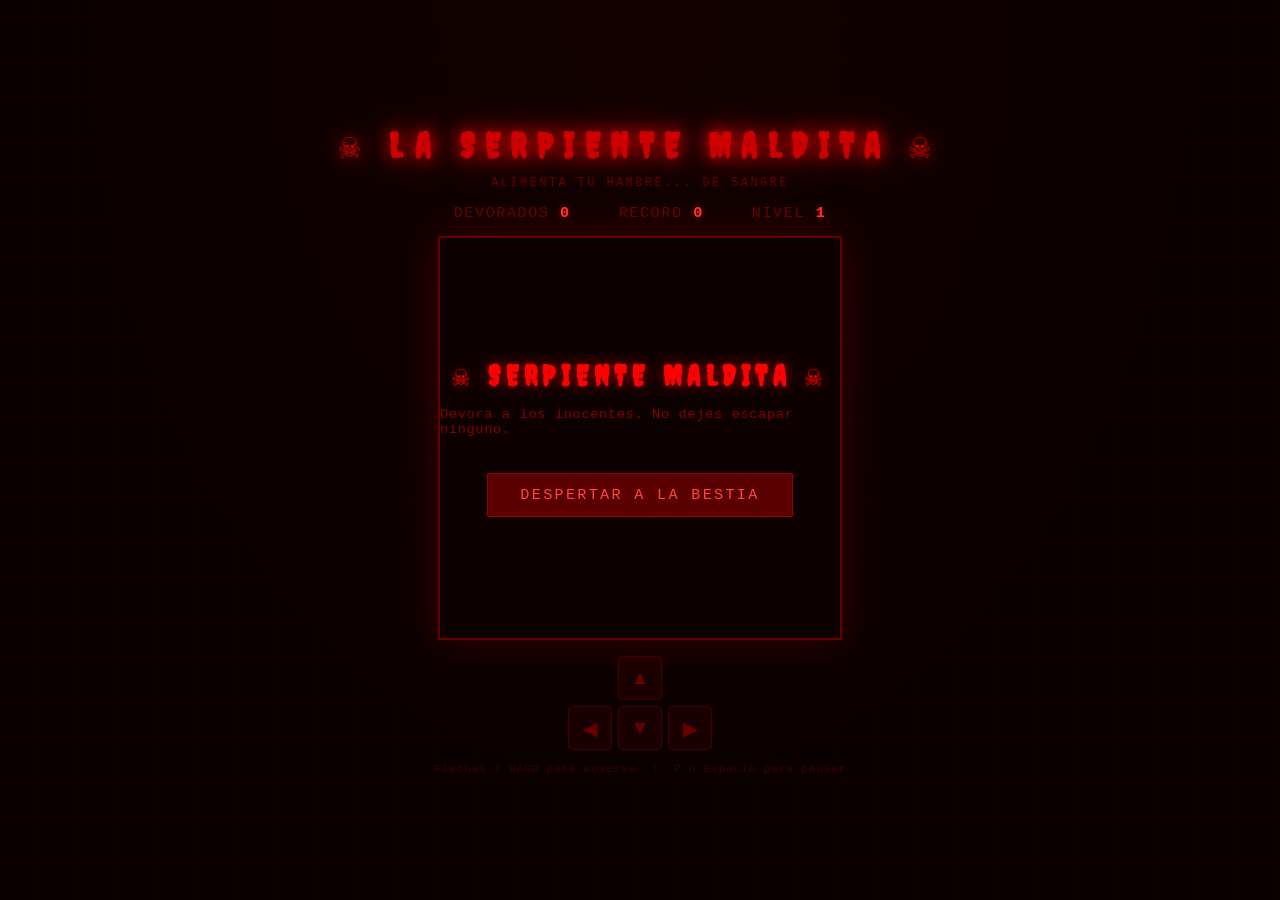
<file: snake.html>
<!DOCTYPE html>
<html lang="es">
<head>
  <meta charset="UTF-8">
  <meta name="viewport" content="width=device-width, initial-scale=1.0">
  <title>La Serpiente Maldita</title>
  <style>
    @import url('https://fonts.googleapis.com/css2?family=Creepster&display=swap');

    * { margin: 0; padding: 0; box-sizing: border-box; }

    body {
      background: #0a0000;
      display: flex;
      flex-direction: column;
      align-items: center;
      justify-content: center;
      min-height: 100vh;
      font-family: 'Courier New', monospace;
      color: #cc0000;
      background-image:
        radial-gradient(ellipse at 50% 0%, #1a000088 0%, transparent 70%),
        repeating-linear-gradient(0deg, transparent, transparent 39px, #1a000033 39px, #1a000033 40px),
        repeating-linear-gradient(90deg, transparent, transparent 39px, #1a000033 39px, #1a000033 40px);
    }

    h1 {
      font-size: 2.2rem;
      letter-spacing: 0.3em;
      color: #cc0000;
      text-shadow: 0 0 18px #ff0000, 0 0 40px #880000;
      margin-bottom: 10px;
      font-family: 'Creepster', 'Courier New', monospace;
    }

    #tagline {
      font-size: 0.75rem;
      color: #660000;
      letter-spacing: 0.2em;
      margin-bottom: 14px;
    }

    #scoreboard {
      display: flex;
      gap: 48px;
      margin-bottom: 14px;
      font-size: 0.95rem;
      letter-spacing: 0.1em;
    }

    #scoreboard span { color: #660000; }
    #scoreboard strong { color: #ff3333; text-shadow: 0 0 6px #ff000088; }

    #canvas-wrapper {
      position: relative;
      border: 2px solid #660000;
      box-shadow: 0 0 40px #ff000033, inset 0 0 40px #11000066;
      border-radius: 2px;
    }

    canvas { display: block; background: #0d0000; }

    #overlay {
      position: absolute;
      inset: 0;
      display: flex;
      flex-direction: column;
      align-items: center;
      justify-content: center;
      background: #0d0000ee;
      border-radius: 2px;
      gap: 14px;
    }

    #overlay h2 {
      font-size: 1.8rem;
      color: #ff0000;
      text-shadow: 0 0 14px #ff000099;
      letter-spacing: 0.2em;
      font-family: 'Creepster', 'Courier New', monospace;
    }

    #overlay p { color: #880000; font-size: 0.85rem; letter-spacing: 0.05em; }
    #overlay .subscore { color: #cc0000; font-size: 1rem; }

    #overlay button {
      margin-top: 8px;
      padding: 12px 32px;
      background: #5a0000;
      border: 1px solid #990000;
      border-radius: 2px;
      color: #ff4444;
      font-family: 'Courier New', monospace;
      font-size: 0.95rem;
      letter-spacing: 0.15em;
      cursor: pointer;
      transition: background 0.2s, box-shadow 0.2s;
    }

    #overlay button:hover {
      background: #880000;
      box-shadow: 0 0 16px #ff000066;
      color: #fff;
    }

    #controls {
      margin-top: 16px;
      display: grid;
      grid-template-columns: repeat(3, 44px);
      grid-template-rows: repeat(2, 44px);
      gap: 6px;
    }

    .ctrl-btn {
      background: #1a0000;
      border: 1px solid #440000;
      border-radius: 4px;
      color: #660000;
      font-size: 1.2rem;
      cursor: pointer;
      transition: background 0.15s;
      display: flex;
      align-items: center;
      justify-content: center;
    }

    .ctrl-btn:active {
      background: #660000;
      color: #ff4444;
      border-color: #aa0000;
    }

    #btn-up    { grid-column: 2; grid-row: 1; }
    #btn-left  { grid-column: 1; grid-row: 2; }
    #btn-down  { grid-column: 2; grid-row: 2; }
    #btn-right { grid-column: 3; grid-row: 2; }

    #hint {
      margin-top: 12px;
      font-size: 0.72rem;
      color: #3a0000;
      letter-spacing: 0.05em;
    }
  </style>
</head>
<body>

<h1>&#x2620; LA SERPIENTE MALDITA &#x2620;</h1>
<div id="tagline">ALIMENTA TU HAMBRE... DE SANGRE</div>

<div id="scoreboard">
  <div><span>DEVORADOS </span><strong id="score">0</strong></div>
  <div><span>RECORD    </span><strong id="best">0</strong></div>
  <div><span>NIVEL     </span><strong id="level">1</strong></div>
</div>

<div id="canvas-wrapper">
  <canvas id="canvas" width="400" height="400"></canvas>

  <div id="overlay">
    <h2 id="overlay-title">&#x2620; SERPIENTE MALDITA &#x2620;</h2>
    <p id="overlay-msg">Devora a los inocentes. No dejes escapar ninguno.</p>
    <p class="subscore" id="overlay-sub"></p>
    <button id="btn-start">DESPERTAR A LA BESTIA</button>
  </div>
</div>

<div id="controls">
  <button class="ctrl-btn" id="btn-up">▲</button>
  <button class="ctrl-btn" id="btn-left">◀</button>
  <button class="ctrl-btn" id="btn-down">▼</button>
  <button class="ctrl-btn" id="btn-right">▶</button>
</div>

<div id="hint">Flechas / WASD para moverse &nbsp;|&nbsp; P o Espacio para pausar</div>

<script>
  const canvas  = document.getElementById('canvas');
  const ctx     = canvas.getContext('2d');
  const overlay = document.getElementById('overlay');
  const btnStart     = document.getElementById('btn-start');
  const scoreEl      = document.getElementById('score');
  const bestEl       = document.getElementById('best');
  const levelEl      = document.getElementById('level');
  const overlayTitle = document.getElementById('overlay-title');
  const overlayMsg   = document.getElementById('overlay-msg');
  const overlaySub   = document.getElementById('overlay-sub');

  const COLS = 20, ROWS = 20;
  const CELL = canvas.width / COLS;

  let snake, dir, nextDir, food, score, best, level, speed, loop, paused, started;
  let bloodSplatters = [];  // persistent blood stains on floor
  let eatAnim = null;       // flash animation on eat

  best = parseInt(localStorage.getItem('snake_gore_best') || '0');
  bestEl.textContent = best;

  // ─── INIT ────────────────────────────────────────────────────────────────
  function init() {
    snake   = [{ x: 10, y: 10 }, { x: 9, y: 10 }, { x: 8, y: 10 }];
    dir     = { x: 1, y: 0 };
    nextDir = { x: 1, y: 0 };
    score   = 0; level = 1; speed = 160;
    paused  = false; started = true;
    bloodSplatters = [];
    eatAnim = null;
    scoreEl.textContent = 0;
    levelEl.textContent = 1;
    overlay.style.display = 'none';
    placeFood();
    clearInterval(loop);
    loop = setInterval(tick, speed);
    requestAnimationFrame(drawLoop);
  }

  function placeFood() {
    let pos;
    do {
      pos = { x: Math.floor(Math.random() * COLS), y: Math.floor(Math.random() * ROWS) };
    } while (snake.some(s => s.x === pos.x && s.y === pos.y));
    food = { ...pos, wobble: Math.random() * Math.PI * 2 };
  }

  // ─── TICK ─────────────────────────────────────────────────────────────────
  function tick() {
    if (paused) return;
    dir = { ...nextDir };
    const head = { x: snake[0].x + dir.x, y: snake[0].y + dir.y };

    if (head.x < 0 || head.x >= COLS || head.y < 0 || head.y >= ROWS) return gameOver();
    if (snake.some(s => s.x === head.x && s.y === head.y)) return gameOver();

    snake.unshift(head);

    if (head.x === food.x && head.y === food.y) {
      score++;
      scoreEl.textContent = score;
      if (score > best) { best = score; bestEl.textContent = best; localStorage.setItem('snake_gore_best', best); }

      // Splatter blood where the child was eaten
      addBloodSplatter(food.x, food.y);
      eatAnim = { t: 1.0 };

      const newLevel = Math.floor(score / 5) + 1;
      if (newLevel !== level) {
        level = newLevel; levelEl.textContent = level;
        speed = Math.max(55, 160 - (level - 1) * 18);
        clearInterval(loop);
        loop = setInterval(tick, speed);
      }
      placeFood();
    } else {
      snake.pop();
    }
  }

  // ─── BLOOD ────────────────────────────────────────────────────────────────
  function addBloodSplatter(gx, gy) {
    const cx = gx * CELL + CELL / 2;
    const cy = gy * CELL + CELL / 2;
    const drops = [];
    const n = 6 + Math.floor(Math.random() * 6);
    for (let i = 0; i < n; i++) {
      const angle = Math.random() * Math.PI * 2;
      const dist  = 3 + Math.random() * CELL * 0.7;
      drops.push({
        x: cx + Math.cos(angle) * dist,
        y: cy + Math.sin(angle) * dist,
        r: 1.5 + Math.random() * 4,
      });
    }
    bloodSplatters.push({ cx, cy, drops, alpha: 0.85 });
    // Keep max 60 splatters for perf
    if (bloodSplatters.length > 60) bloodSplatters.shift();
  }

  // ─── GAME OVER ────────────────────────────────────────────────────────────
  function gameOver() {
    clearInterval(loop);
    started = false;
    overlayTitle.textContent = '☠ HAS MUERTO ☠';
    overlayMsg.textContent   = 'La serpiente ha perecido... por ahora.';
    overlaySub.textContent   = `Niños devorados: ${score}`;
    btnStart.textContent     = 'RESUCITAR';
    overlay.style.display    = 'flex';
  }

  // ─── DRAW LOOP ────────────────────────────────────────────────────────────
  function drawLoop() {
    draw();
    if (eatAnim) {
      eatAnim.t -= 0.05;
      if (eatAnim.t <= 0) eatAnim = null;
    }
    requestAnimationFrame(drawLoop);
  }

  function draw() {
    // Background
    ctx.fillStyle = '#0d0000';
    ctx.fillRect(0, 0, canvas.width, canvas.height);

    // Subtle grid lines
    ctx.strokeStyle = '#1a0000';
    ctx.lineWidth = 0.5;
    for (let x = 0; x <= COLS; x++) {
      ctx.beginPath(); ctx.moveTo(x * CELL, 0); ctx.lineTo(x * CELL, canvas.height); ctx.stroke();
    }
    for (let y = 0; y <= ROWS; y++) {
      ctx.beginPath(); ctx.moveTo(0, y * CELL); ctx.lineTo(canvas.width, y * CELL); ctx.stroke();
    }

    // Blood splatters on floor
    bloodSplatters.forEach(s => {
      ctx.save();
      ctx.globalAlpha = s.alpha;
      // Pool center
      ctx.fillStyle = '#660000';
      ctx.beginPath();
      ctx.arc(s.cx, s.cy, CELL * 0.3, 0, Math.PI * 2);
      ctx.fill();
      // Drops
      ctx.fillStyle = '#880000';
      s.drops.forEach(d => {
        ctx.beginPath();
        ctx.arc(d.x, d.y, d.r, 0, Math.PI * 2);
        ctx.fill();
      });
      ctx.restore();
    });

    // Screen flash on eat
    if (eatAnim && eatAnim.t > 0) {
      ctx.save();
      ctx.globalAlpha = eatAnim.t * 0.18;
      ctx.fillStyle = '#ff0000';
      ctx.fillRect(0, 0, canvas.width, canvas.height);
      ctx.restore();
    }

    // Child figure (food)
    if (food) {
      const fx = food.x * CELL + CELL / 2;
      const fy = food.y * CELL + CELL / 2;
      food.wobble += 0.08;
      const wobbleX = Math.sin(food.wobble) * 1.5;
      const pulse   = 0.5 + 0.5 * Math.sin(Date.now() / 250);

      ctx.save();
      ctx.shadowBlur  = 10 + pulse * 10;
      ctx.shadowColor = '#ff6600';
      ctx.translate(fx + wobbleX, fy);

      // Body glow
      const grad = ctx.createRadialGradient(0, 0, 0, 0, 0, CELL * 0.6);
      grad.addColorStop(0, 'rgba(255,80,0,0.15)');
      grad.addColorStop(1, 'transparent');
      ctx.fillStyle = grad;
      ctx.beginPath(); ctx.arc(0, 0, CELL * 0.6, 0, Math.PI * 2); ctx.fill();

      drawChild(ctx, 0, 0, CELL * 0.38);
      ctx.restore();
    }

    // Snake
    snake.forEach((seg, i) => {
      const t   = i / Math.max(snake.length - 1, 1);
      // Head: bright blood red → tail: dark rot
      const r   = Math.round(180 - t * 100);
      const g   = Math.round(10 + t * 5);
      const bv  = Math.round(10);

      ctx.save();
      ctx.shadowBlur  = i === 0 ? 20 : 8;
      ctx.shadowColor = i === 0 ? '#ff2200' : '#660000';
      ctx.fillStyle   = `rgb(${r},${g},${bv})`;
      const pad = i === 0 ? 1 : 2;
      roundRect(ctx, seg.x * CELL + pad, seg.y * CELL + pad, CELL - pad * 2, CELL - pad * 2, 5);
      ctx.fill();

      // Scale texture
      if (i > 0) {
        ctx.fillStyle = `rgba(0,0,0,0.25)`;
        ctx.beginPath();
        ctx.arc(seg.x * CELL + CELL / 2, seg.y * CELL + CELL / 2, CELL * 0.22, 0, Math.PI * 2);
        ctx.fill();
      }

      // Head details
      if (i === 0) {
        const ex   = seg.x * CELL + CELL / 2 + dir.x * 4;
        const ey   = seg.y * CELL + CELL / 2 + dir.y * 4;
        const offX = dir.y * 4, offY = dir.x * 4;

        // Forked tongue
        ctx.strokeStyle = '#ff3333';
        ctx.lineWidth = 1.5;
        ctx.beginPath();
        const tx = seg.x * CELL + CELL / 2 + dir.x * (CELL * 0.5);
        const ty = seg.y * CELL + CELL / 2 + dir.y * (CELL * 0.5);
        ctx.moveTo(tx - dir.x * 4, ty - dir.y * 4);
        ctx.lineTo(tx, ty);
        ctx.lineTo(tx + dir.x * 3 + dir.y * 2, ty + dir.y * 3 + dir.x * 2);
        ctx.moveTo(tx, ty);
        ctx.lineTo(tx + dir.x * 3 - dir.y * 2, ty + dir.y * 3 - dir.x * 2);
        ctx.stroke();

        // Eyes — yellow slit pupils
        ctx.fillStyle = '#ffcc00';
        ctx.beginPath(); ctx.arc(ex + offX, ey + offY, 3, 0, Math.PI * 2); ctx.fill();
        ctx.beginPath(); ctx.arc(ex - offX, ey - offY, 3, 0, Math.PI * 2); ctx.fill();
        ctx.fillStyle = '#000';
        // Vertical slit
        ctx.fillRect(ex + offX - 0.8, ey + offY - 2.5, 1.6, 5);
        ctx.fillRect(ex - offX - 0.8, ey - offY - 2.5, 1.6, 5);
      }

      ctx.restore();
    });
  }

  // ─── DRAW A TINY CHILD FIGURE ─────────────────────────────────────────────
  function drawChild(ctx, cx, cy, scale) {
    const s = scale;
    // Arms up screaming
    ctx.strokeStyle = '#ffcc99';
    ctx.fillStyle   = '#ffcc99';
    ctx.lineWidth   = s * 0.28;
    ctx.lineCap     = 'round';

    // Head
    ctx.beginPath();
    ctx.arc(cx, cy - s * 0.85, s * 0.3, 0, Math.PI * 2);
    ctx.fillStyle = '#ffcc99'; ctx.fill();

    // Scream mouth
    ctx.fillStyle = '#330000';
    ctx.beginPath();
    ctx.ellipse(cx, cy - s * 0.78, s * 0.1, s * 0.13, 0, 0, Math.PI * 2);
    ctx.fill();

    // Eyes (scared wide)
    ctx.fillStyle = '#000';
    ctx.beginPath(); ctx.arc(cx - s * 0.12, cy - s * 0.93, s * 0.06, 0, Math.PI * 2); ctx.fill();
    ctx.beginPath(); ctx.arc(cx + s * 0.12, cy - s * 0.93, s * 0.06, 0, Math.PI * 2); ctx.fill();

    // Body
    ctx.strokeStyle = '#cc4444';
    ctx.lineWidth   = s * 0.28;
    ctx.beginPath();
    ctx.moveTo(cx, cy - s * 0.55);
    ctx.lineTo(cx, cy + s * 0.2);
    ctx.stroke();

    // Arms up (panic)
    ctx.beginPath();
    ctx.moveTo(cx, cy - s * 0.4);
    ctx.lineTo(cx - s * 0.45, cy - s * 0.75);
    ctx.stroke();
    ctx.beginPath();
    ctx.moveTo(cx, cy - s * 0.4);
    ctx.lineTo(cx + s * 0.45, cy - s * 0.75);
    ctx.stroke();

    // Legs
    ctx.beginPath();
    ctx.moveTo(cx, cy + s * 0.2);
    ctx.lineTo(cx - s * 0.22, cy + s * 0.7);
    ctx.stroke();
    ctx.beginPath();
    ctx.moveTo(cx, cy + s * 0.2);
    ctx.lineTo(cx + s * 0.22, cy + s * 0.7);
    ctx.stroke();
  }

  // ─── UTILS ────────────────────────────────────────────────────────────────
  function roundRect(ctx, x, y, w, h, r) {
    ctx.beginPath();
    ctx.moveTo(x + r, y);
    ctx.lineTo(x + w - r, y);
    ctx.quadraticCurveTo(x + w, y, x + w, y + r);
    ctx.lineTo(x + w, y + h - r);
    ctx.quadraticCurveTo(x + w, y + h, x + w - r, y + h);
    ctx.lineTo(x + r, y + h);
    ctx.quadraticCurveTo(x, y + h, x, y + h - r);
    ctx.lineTo(x, y + r);
    ctx.quadraticCurveTo(x, y, x + r, y);
    ctx.closePath();
  }

  // ─── CONTROLS ────────────────────────────────────────────────────────────
  const KEYS = {
    ArrowUp:    { x: 0, y: -1 }, w: { x: 0, y: -1 }, W: { x: 0, y: -1 },
    ArrowDown:  { x: 0, y:  1 }, s: { x: 0, y:  1 }, S: { x: 0, y:  1 },
    ArrowLeft:  { x: -1, y: 0 }, a: { x: -1, y: 0 }, A: { x: -1, y: 0 },
    ArrowRight: { x:  1, y: 0 }, d: { x:  1, y: 0 }, D: { x:  1, y: 0 },
  };

  document.addEventListener('keydown', e => {
    if ((e.key === 'p' || e.key === 'P' || e.key === ' ') && started) {
      e.preventDefault();
      paused = !paused;
      if (paused) {
        overlayTitle.textContent = '|| PAUSA';
        overlayMsg.textContent   = 'La serpiente duerme... por ahora.';
        overlaySub.textContent   = '';
        btnStart.textContent     = 'CONTINUAR';
        overlay.style.display    = 'flex';
      } else {
        overlay.style.display = 'none';
      }
      return;
    }
    const d = KEYS[e.key];
    if (d && !(d.x === -dir.x && d.y === -dir.y)) { nextDir = d; e.preventDefault(); }
  });

  btnStart.addEventListener('click', () => {
    if (paused) { paused = false; overlay.style.display = 'none'; return; }
    init();
  });

  function setDir(d) { if (!(d.x === -dir.x && d.y === -dir.y)) nextDir = d; }
  document.getElementById('btn-up').addEventListener('click',    () => setDir({ x: 0, y: -1 }));
  document.getElementById('btn-down').addEventListener('click',  () => setDir({ x: 0, y:  1 }));
  document.getElementById('btn-left').addEventListener('click',  () => setDir({ x: -1, y: 0 }));
  document.getElementById('btn-right').addEventListener('click', () => setDir({ x:  1, y: 0 }));

  let touchX, touchY;
  canvas.addEventListener('touchstart', e => { touchX = e.touches[0].clientX; touchY = e.touches[0].clientY; e.preventDefault(); }, { passive: false });
  canvas.addEventListener('touchend', e => {
    const dx = e.changedTouches[0].clientX - touchX;
    const dy = e.changedTouches[0].clientY - touchY;
    if (Math.abs(dx) > Math.abs(dy)) setDir({ x: dx > 0 ? 1 : -1, y: 0 });
    else setDir({ x: 0, y: dy > 0 ? 1 : -1 });
    e.preventDefault();
  }, { passive: false });

  // Initial static draw
  ctx.fillStyle = '#0d0000';
  ctx.fillRect(0, 0, canvas.width, canvas.height);
</script>
</body>
</html>
</file>
